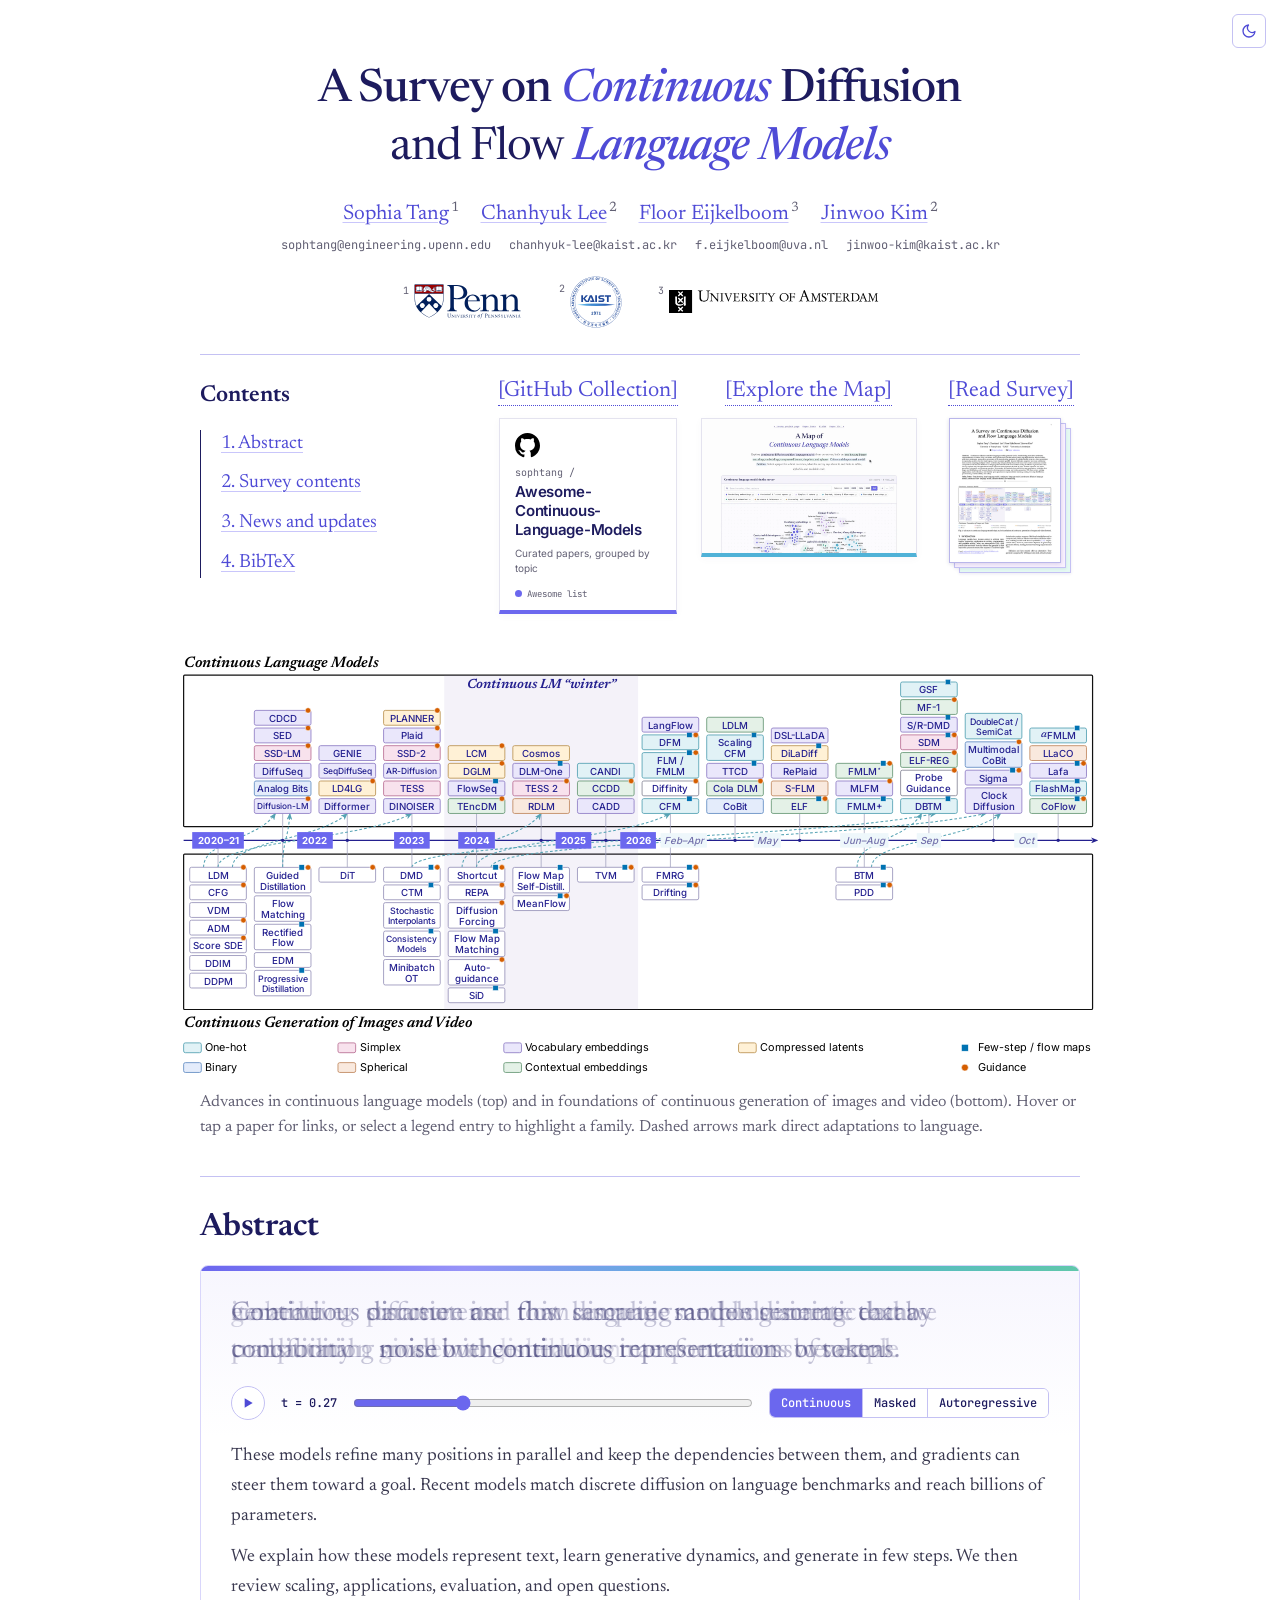
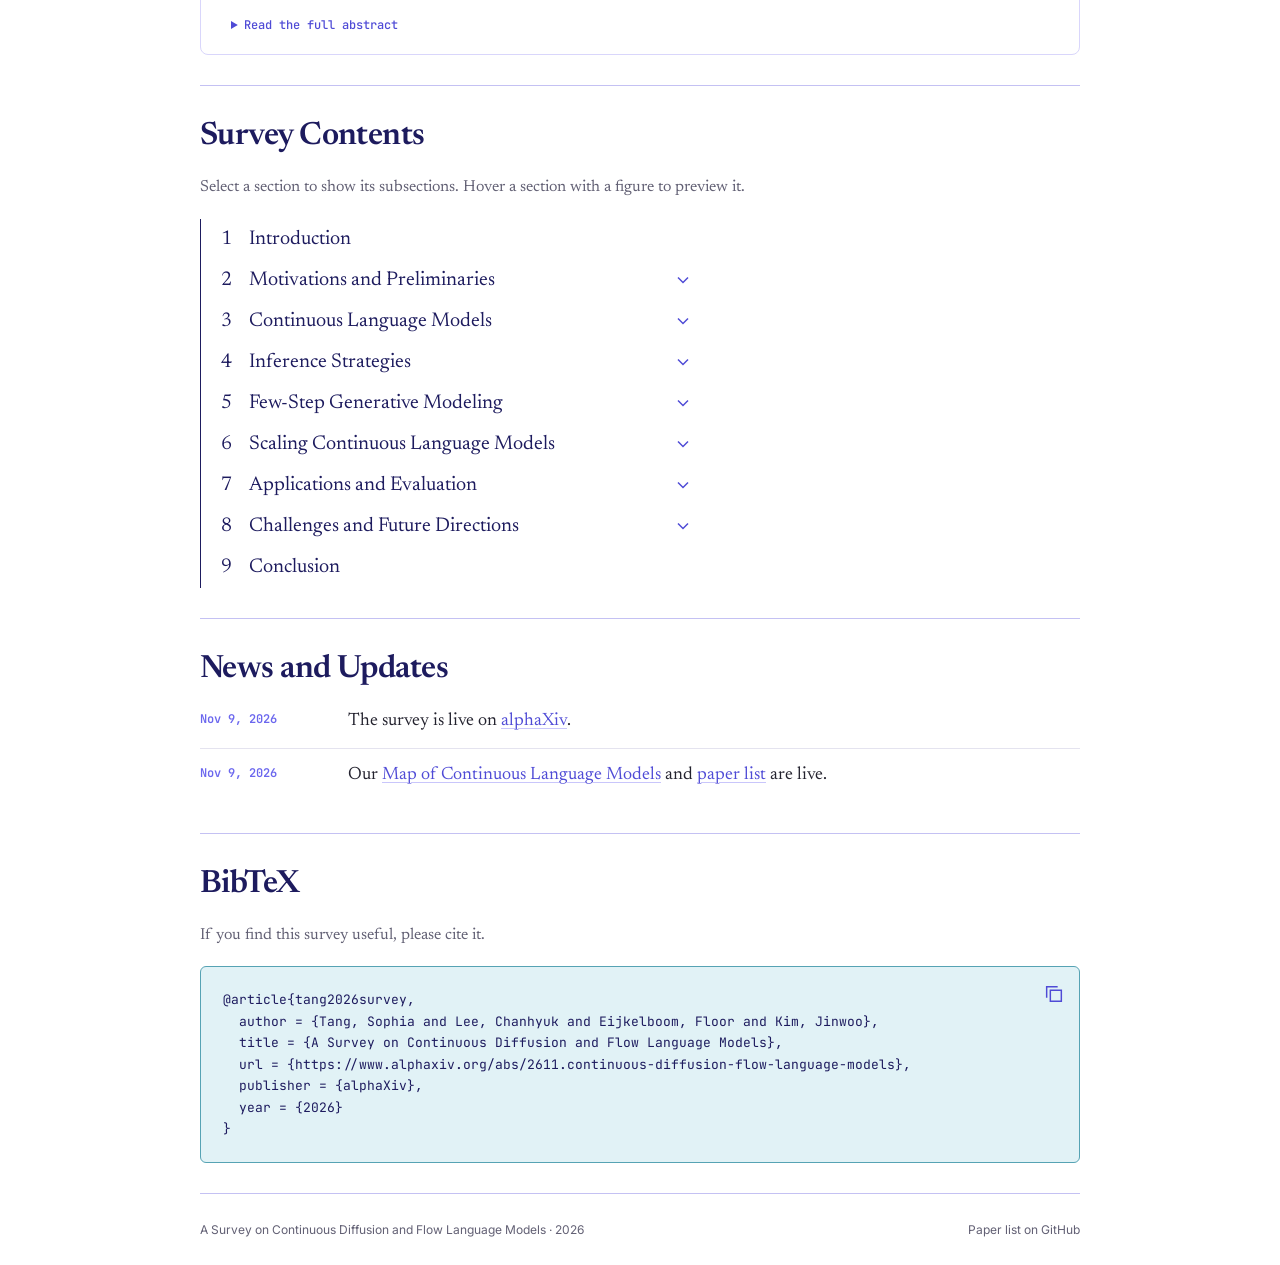
<file: index.html>
<!doctype html>
<html lang="en">
<head>
  <meta charset="utf-8">
  <meta name="viewport" content="width=device-width, initial-scale=1">
  <meta name="theme-color" content="#ffffff">
  <meta name="description" content="A survey on continuous diffusion and flow language models: how they represent text, learn generative dynamics, generate in few steps, scale, and where the field is heading.">
  <meta property="og:title" content="A Survey on Continuous Diffusion and Flow Language Models">
  <meta property="og:description" content="Continuous diffusion and flow language models: principles, few-step generation, scaling, applications, and open questions.">
  <meta property="og:image" content="https://continuous-lm.github.io/assets/social.png">
  <meta property="og:type" content="website">
  <meta property="og:url" content="https://continuous-lm.github.io/">
  <meta name="twitter:card" content="summary_large_image">
  <title>A Survey on Continuous Diffusion and Flow Language Models</title>
  <link rel="icon" type="image/svg+xml" href="assets/favicon.svg">
  <link rel="preconnect" href="https://fonts.googleapis.com">
  <link rel="preconnect" href="https://fonts.gstatic.com" crossorigin>
  <link rel="stylesheet" href="https://fonts.googleapis.com/css2?family=Newsreader:ital,opsz,wght@0,6..72,300..700;1,6..72,300..700&family=JetBrains+Mono:wght@400..700&display=swap">
  <link rel="preload" href="assets/fonts/inter-latin.woff2" as="font" type="font/woff2" crossorigin>
  <link rel="stylesheet" href="site.css">
  <script src="theme.js"></script>
  <script src="timeline.js" defer></script>
  <script src="abstract.js" defer></script>
  <script src="site.js" defer></script>
</head>
<body>
  <a class="skip-link" href="#main">Skip to content</a>
  <button id="theme-toggle" class="theme-toggle" type="button" aria-label="Toggle dark mode" title="Toggle dark mode"><svg class="icon-moon" viewBox="0 0 24 24" aria-hidden="true"><path d="M21 12.8A9 9 0 1 1 11.2 3a7 7 0 0 0 9.8 9.8z"/></svg><svg class="icon-sun" viewBox="0 0 24 24" aria-hidden="true"><circle cx="12" cy="12" r="4.2"/><path d="M12 2.5v2.2M12 19.3v2.2M2.5 12h2.2M19.3 12h2.2M5.3 5.3l1.6 1.6M17.1 17.1l1.6 1.6M5.3 18.7l1.6-1.6M17.1 6.9l1.6-1.6"/></svg></button>
  <nav id="contents" class="contents-nav" aria-label="Page contents" inert>
    <button class="contents-toggle" aria-expanded="false" aria-controls="contents-list"><svg viewBox="0 0 20 20" aria-hidden="true"><path d="M4 5h12M4 10h12M4 15h12"/></svg><span>Contents</span><span class="contents-current" aria-hidden="true">Overview</span></button>
    <p class="contents-heading">Contents</p>
    <ol id="contents-list" class="contents-list">
      <li><a href="#overview" aria-current="location"><span>Overview</span></a></li>
      <li><a href="#abstract"><span>1. Abstract</span></a></li>
      <li><a href="#survey-contents"><span>2. Survey Contents</span></a></li>
      <li><a href="#news"><span>3. News</span></a></li>
      <li><a href="#citation"><span>4. BibTeX</span></a></li>
    </ol>
  </nav>
  <main id="main">
    <section id="overview" class="hero wrap" aria-labelledby="hero-title">
      <div class="hero-heading">
        <h1 id="hero-title" class="paper-title"><span>A Survey on <em>Continuous</em> Diffusion</span> <span class="title-sub">and Flow <em>Language Models</em></span></h1>
        <div class="authors">
          <p class="author-row">
            <span><a href="https://sophtang.github.io/" target="_blank" rel="noopener">Sophia Tang</a><sup>1</sup></span>
            <span><a href="https://david3684.github.io/" target="_blank" rel="noopener">Chanhyuk Lee</a><sup>2</sup></span>
            <span><a href="https://flooreijkelboom.github.io/" target="_blank" rel="noopener">Floor Eijkelboom</a><sup>3</sup></span>
            <span><a href="https://jw9730.github.io/" target="_blank" rel="noopener">Jinwoo Kim</a><sup>2</sup></span>
          </p>
          <p class="author-emails">
            <a href="mailto:sophtang@engineering.upenn.edu">sophtang@engineering.upenn.edu</a>
            <a href="mailto:chanhyuk-lee@kaist.ac.kr">chanhyuk-lee@kaist.ac.kr</a>
            <a href="mailto:f.eijkelboom@uva.nl">f.eijkelboom@uva.nl</a>
            <a href="mailto:jinwoo-kim@kaist.ac.kr">jinwoo-kim@kaist.ac.kr</a>
          </p>
          <div class="affiliations" aria-label="Author affiliations">
            <a class="institution institution-penn" href="https://www.upenn.edu/" target="_blank" rel="noopener" title="1. University of Pennsylvania"><sup aria-hidden="true">1</sup><img src="assets/logos/penn.svg" alt="University of Pennsylvania" width="109" height="40"></a>
            <a class="institution institution-kaist" href="https://www.kaist.ac.kr/en/" target="_blank" rel="noopener" title="2. KAIST"><sup aria-hidden="true">2</sup><img src="assets/logos/kaist.svg" alt="KAIST" width="40" height="40"></a>
            <a class="institution institution-uva" href="https://www.uva.nl/en" target="_blank" rel="noopener" title="3. University of Amsterdam"><sup aria-hidden="true">3</sup><img src="assets/logos/uva.svg" alt="University of Amsterdam" width="220" height="24"></a>
          </div>
        </div>
      </div>

      <div class="project-directory">
        <nav class="project-contents" aria-labelledby="project-contents-title">
          <h2 id="project-contents-title">Contents</h2>
          <ol>
            <li><a href="#abstract">1. Abstract</a></li>
            <li><a href="#survey-contents">2. Survey contents</a></li>
            <li><a href="#news">3. News and updates</a></li>
            <li><a href="#citation">4. BibTeX</a></li>
          </ol>
        </nav>
        <div class="project-resources">
          <a class="resource-button resource-preview resource-list" href="https://github.com/sophtang/Awesome-Continuous-Language-Models" target="_blank" rel="noopener" aria-label="Paper collection on GitHub">
            <span class="resource-label">[GitHub Collection]</span>
            <span class="repository-preview" aria-hidden="true">
              <img src="assets/icons/github.svg" alt="" width="25" height="25">
              <span class="repository-owner">sophtang /</span>
              <strong>Awesome-Continuous-<br>Language-Models</strong>
              <span class="repository-caption">Curated papers, grouped by topic</span>
              <span class="repository-language"><i></i> Awesome list</span>
            </span>
          </a>
          <a class="resource-button resource-preview map-button" href="map/" aria-label="Interactive map of papers">
            <span class="resource-label">[Explore the Map]</span>
            <span class="map-preview" aria-hidden="true"><video src="assets/previews/paper-map.mp4" poster="assets/previews/paper-map-poster.webp" width="1920" height="1200" autoplay muted loop playsinline preload="metadata"></video></span>
          </a>
          <a class="resource-button paper-button resource-preview" href="https://www.alphaxiv.org/abs/2611.continuous-diffusion-flow-language-models" target="_blank" rel="noopener" aria-label="Survey paper on alphaXiv">
            <span class="resource-label">[Read Survey]</span>
            <span class="paper-preview paper-preview-alt" aria-hidden="true"><img src="assets/previews/paper-cover.png" alt="" width="680" height="880"></span>
          </a>
        </div>
      </div>

      <!-- timeline:start (generated by scripts/build_timeline.py from timeline_figure.tex; do not edit by hand) -->
      <figure class="hero-figure timeline-figure">
        <div class="tl-scroll" tabindex="0" aria-label="Timeline, scroll sideways on small screens"><svg class="tl" viewBox="0 0 968 444" role="group" aria-labelledby="tl-caption"><defs><marker id="tl-head" viewBox="0 0 10 8" refX="9" refY="4" markerUnits="userSpaceOnUse" markerWidth="7.8" markerHeight="6.2" orient="auto"><path d="M0,0 L10,4 L0,8 L2.6,4 Z"/></marker><marker id="tl-axis-head" viewBox="0 0 10 8" refX="2" refY="4" markerUnits="userSpaceOnUse" markerWidth="7.8" markerHeight="6.2" orient="auto"><path d="M0,0 L10,4 L0,8 L2.6,4 Z"/></marker></defs><rect class="tl-panel" x="3.8" y="20.2" width="956.40" height="159.40" rx="1.08"/><rect class="tl-panel" x="3.8" y="208.4" width="956.40" height="163.56" rx="1.08"/><rect class="tl-winter" x="278.0" y="20.2" width="204.00" height="351.76"/><text class="tl-winter-label" x="380.0" y="30.2">Continuous LM “winter”</text><text class="tl-heading" x="3.8" y="11.4">Continuous Language Models</text><text class="tl-heading" x="3.8" y="390.56">Continuous Generation of Images and Video</text><line class="tl-axis" x1="3.8" y1="194.0" x2="960.2" y2="194.0" marker-end="url(#tl-axis-head)"/><line class="tl-stem" x1="40.0" y1="194.0" x2="40.0" y2="222.4"/><line class="tl-stem" x1="108.0" y1="194.0" x2="108.0" y2="165.6"/><line class="tl-stem" x1="108.0" y1="194.0" x2="108.0" y2="222.4"/><line class="tl-stem" x1="176.0" y1="194.0" x2="176.0" y2="165.6"/><line class="tl-stem" x1="176.0" y1="194.0" x2="176.0" y2="222.4"/><line class="tl-stem" x1="244.0" y1="194.0" x2="244.0" y2="165.6"/><line class="tl-stem" x1="244.0" y1="194.0" x2="244.0" y2="222.4"/><line class="tl-stem" x1="312.0" y1="194.0" x2="312.0" y2="165.6"/><line class="tl-stem" x1="312.0" y1="194.0" x2="312.0" y2="222.4"/><line class="tl-stem" x1="380.0" y1="194.0" x2="380.0" y2="165.6"/><line class="tl-stem" x1="380.0" y1="194.0" x2="380.0" y2="222.4"/><line class="tl-stem" x1="448.0" y1="194.0" x2="448.0" y2="165.6"/><line class="tl-stem" x1="448.0" y1="194.0" x2="448.0" y2="222.4"/><line class="tl-stem" x1="516.0" y1="194.0" x2="516.0" y2="165.6"/><line class="tl-stem" x1="516.0" y1="194.0" x2="516.0" y2="222.4"/><line class="tl-stem" x1="584.0" y1="194.0" x2="584.0" y2="165.6"/><line class="tl-stem" x1="652.0" y1="194.0" x2="652.0" y2="165.6"/><line class="tl-stem" x1="720.0" y1="194.0" x2="720.0" y2="165.6"/><line class="tl-stem" x1="720.0" y1="194.0" x2="720.0" y2="222.4"/><line class="tl-stem" x1="788.0" y1="194.0" x2="788.0" y2="165.6"/><line class="tl-stem" x1="856.0" y1="194.0" x2="856.0" y2="165.6"/><line class="tl-stem" x1="924.0" y1="194.0" x2="924.0" y2="165.6"/><path class="tl-arrow" d="M24.8,222.4 C24.8,194.0 81.52,194.0 100.4,165.6" data-from="paper61" data-to="paper0" marker-end="url(#tl-head)"><title>DDPM → Diffusion-LM</title></path><path class="tl-arrow" d="M40.0,222.4 C40.0,194.0 193.0,194.0 244.0,165.6" data-from="paper65" data-to="paper14" marker-end="url(#tl-head)"><title>VDM → Plaid</title></path><path class="tl-arrow" d="M55.2,222.4 C55.2,194.0 145.8,194.0 176.0,165.6" data-from="paper67" data-to="paper7" marker-end="url(#tl-head)"><title>LDM → LD4LG</title></path><path class="tl-arrow" d="M108.0,222.4 C108.0,194.0 113.72,194.0 115.6,165.6" data-from="paper69" data-to="paper5" marker-end="url(#tl-head)"><title>EDM → CDCD</title></path><path class="tl-arrow" d="M296.8,222.4 C296.8,194.0 359.2,194.0 380.0,165.6" data-from="paper79" data-to="paper22" marker-end="url(#tl-head)"><title>SiD → DLM-One</title></path><path class="tl-arrow" d="M312.0,222.4 C312.0,194.0 465.0,194.0 516.0,165.6" data-from="paper81" data-to="paper29" marker-end="url(#tl-head)"><title>Flow Map Matching → FLM / FMLM</title></path><path class="tl-arrow" d="M327.2,222.4 C327.2,194.0 718.12,194.0 848.4,165.6" data-from="paper82" data-to="paper53" marker-end="url(#tl-head)"><title>Diffusion Forcing → Sigma</title></path><path class="tl-arrow" d="M712.4,222.4 C712.4,194.0 763.4,194.0 780.4,165.6" data-from="paper91" data-to="paper45" marker-end="url(#tl-head)"><title>BTM → DBTM</title></path><path class="tl-arrow" d="M244.0,222.4 C244.0,194.0 657.72,194.0 795.6,165.6" data-from="paper78" data-to="paper49" marker-end="url(#tl-head)"><title>DMD → S/R-DMD</title></path><path class="tl-arrow" d="M727.6,222.4 C727.6,194.0 829.6,194.0 863.6,165.6" data-from="paper90" data-to="paper53" marker-end="url(#tl-head)"><title>PDD → Sigma</title></path><circle class="tl-tick" cx="40.0" cy="194.0" r="1.80"/><circle class="tl-tick" cx="108.0" cy="194.0" r="1.80"/><circle class="tl-tick" cx="176.0" cy="194.0" r="1.80"/><circle class="tl-tick" cx="244.0" cy="194.0" r="1.80"/><circle class="tl-tick" cx="312.0" cy="194.0" r="1.80"/><circle class="tl-tick" cx="380.0" cy="194.0" r="1.80"/><circle class="tl-tick" cx="448.0" cy="194.0" r="1.80"/><circle class="tl-tick" cx="516.0" cy="194.0" r="1.80"/><circle class="tl-tick" cx="584.0" cy="194.0" r="1.80"/><circle class="tl-tick" cx="652.0" cy="194.0" r="1.80"/><circle class="tl-tick" cx="720.0" cy="194.0" r="1.80"/><circle class="tl-tick" cx="788.0" cy="194.0" r="1.80"/><circle class="tl-tick" cx="856.0" cy="194.0" r="1.80"/><circle class="tl-tick" cx="924.0" cy="194.0" r="1.80"/><g class="tl-year"><rect x="13.02" y="185.28" width="53.96" height="17.43"/><text x="40.0" y="194.0">2020–21</text></g><g class="tl-year"><rect x="124.17" y="185.28" width="35.65" height="17.43"/><text x="142.0" y="194.0">2022</text></g><g class="tl-year"><rect x="226.17" y="185.28" width="35.65" height="17.43"/><text x="244.0" y="194.0">2023</text></g><g class="tl-year"><rect x="294.17" y="185.28" width="35.65" height="17.43"/><text x="312.0" y="194.0">2024</text></g><g class="tl-year"><rect x="396.17" y="185.28" width="35.65" height="17.43"/><text x="414.0" y="194.0">2025</text></g><g class="tl-year"><rect x="464.17" y="185.28" width="35.65" height="17.43"/><text x="482.0" y="194.0">2026</text></g><g class="tl-month"><rect x="508.12" y="186.37" width="43.76" height="15.25"/><text x="530.0" y="194.0">Feb–Apr</text></g><g class="tl-month"><rect x="607.02" y="186.37" width="21.97" height="15.25"/><text x="618.0" y="194.0">May</text></g><g class="tl-month"><rect x="698.12" y="186.37" width="43.76" height="15.25"/><text x="720.0" y="194.0">Jun–Aug</text></g><g class="tl-month"><rect x="777.02" y="186.37" width="21.97" height="15.25"/><text x="788.0" y="194.0">Sep</text></g><g class="tl-month"><rect x="879.02" y="186.37" width="21.97" height="15.25"/><text x="890.0" y="194.0">Oct</text></g><a class="tl-card f-vocabulary has-guide" id="tl-paper0" data-name="Diffusion-LM" data-date="May 27, 2022" data-family="Vocabulary embeddings" data-title="Diffusion-lm improves controllable text generation" data-authors="Xiang Li et al." data-venue="NeurIPS" data-arxiv="2205.14217" data-code="https://github.com/XiangLi1999/Diffusion-LM" href="https://arxiv.org/abs/2205.14217" target="_blank" rel="noopener" aria-label="Diffusion-LM, May 27, 2022"><rect class="tl-box" x="78.20" y="150.08" width="59.60" height="15.60" rx="1.81"/><text class="tl-label"><tspan x="108.0" y="157.88">Diffusion-LM</tspan></text><circle class="tl-dot tl-dot-guide" cx="134.72" cy="150.08" r="2.84"/></a><a class="tl-card f-binary" id="tl-paper1" data-name="Analog Bits" data-date="Aug 8, 2022" data-family="Binary" data-title="Analog bits: Generating discrete data using diffusion models with self-conditioning" data-authors="Ting Chen et al." data-venue="ICLR" data-arxiv="2208.04202" data-code="https://github.com/google-research/pix2seq" href="https://arxiv.org/abs/2208.04202" target="_blank" rel="noopener" aria-label="Analog Bits, Aug 8, 2022"><rect class="tl-box" x="78.20" y="131.52" width="59.60" height="15.60" rx="1.81"/><text class="tl-label"><tspan x="108.0" y="139.32">Analog Bits</tspan></text></a><a class="tl-card f-vocabulary" id="tl-paper2" data-name="DiffuSeq" data-date="Oct 17, 2022" data-family="Vocabulary embeddings" data-title="Diffuseq: Sequence to sequence text generation with diffusion models" data-authors="Shansan Gong et al." data-venue="ICLR" data-arxiv="2210.08933" data-code="https://github.com/Shark-NLP/DiffuSeq" href="https://arxiv.org/abs/2210.08933" target="_blank" rel="noopener" aria-label="DiffuSeq, Oct 17, 2022"><rect class="tl-box" x="78.20" y="112.96" width="59.60" height="15.60" rx="1.81"/><text class="tl-label"><tspan x="108.0" y="120.76">DiffuSeq</tspan></text></a><a class="tl-card f-simplex has-guide" id="tl-paper3" data-name="SSD-LM" data-date="Oct 31, 2022" data-family="Simplex" data-title="Ssd-lm: Semi-autoregressive simplex-based diffusion language model for text generation and modular control" data-authors="Xiaochuang Han et al." data-venue="ACL" data-arxiv="2210.17432" data-code="https://github.com/xhan77/ssd-lm" href="https://arxiv.org/abs/2210.17432" target="_blank" rel="noopener" aria-label="SSD-LM, Oct 31, 2022"><rect class="tl-box" x="78.20" y="94.36" width="59.60" height="15.60" rx="1.81"/><text class="tl-label"><tspan x="108.0" y="102.16">SSD-LM</tspan></text><circle class="tl-dot tl-dot-guide" cx="134.72" cy="94.36" r="2.84"/></a><a class="tl-card f-vocabulary has-guide" id="tl-paper4" data-name="SED" data-date="Nov 8, 2022" data-family="Vocabulary embeddings" data-title="Self-conditioned embedding diffusion for text generation" data-authors="Robin Strudel et al." data-venue="arXiv" data-arxiv="2211.04236" href="https://arxiv.org/abs/2211.04236" target="_blank" rel="noopener" aria-label="SED, Nov 8, 2022"><rect class="tl-box" x="78.20" y="75.80" width="59.60" height="15.60" rx="1.81"/><text class="tl-label"><tspan x="108.0" y="83.60">SED</tspan></text><circle class="tl-dot tl-dot-guide" cx="134.72" cy="75.80" r="2.84"/></a><a class="tl-card f-vocabulary has-guide" id="tl-paper5" data-name="CDCD" data-date="Nov 28, 2022" data-family="Vocabulary embeddings" data-title="Continuous diffusion for categorical data" data-authors="Sander Dieleman et al." data-venue="arXiv" data-arxiv="2211.15089" href="https://arxiv.org/abs/2211.15089" target="_blank" rel="noopener" aria-label="CDCD, Nov 28, 2022"><rect class="tl-box" x="78.20" y="57.24" width="59.60" height="15.60" rx="1.81"/><text class="tl-label"><tspan x="108.0" y="65.04">CDCD</tspan></text><circle class="tl-dot tl-dot-guide" cx="134.72" cy="57.24" r="2.84"/></a><a class="tl-card f-vocabulary" id="tl-paper6" data-name="Difformer" data-date="Dec 19, 2022" data-family="Vocabulary embeddings" data-title="Empowering Diffusion Models on the Embedding Space for Text Generation" data-authors="Zhujin Gao et al." data-venue="NAACL" data-arxiv="2212.09412" data-code="https://github.com/zhjgao/difformer" href="https://arxiv.org/abs/2212.09412" target="_blank" rel="noopener" aria-label="Difformer, Dec 19, 2022"><rect class="tl-box" x="146.20" y="150.08" width="59.60" height="15.60" rx="1.81"/><text class="tl-label"><tspan x="176.0" y="157.88">Difformer</tspan></text></a><a class="tl-card f-compressed has-guide" id="tl-paper7" data-name="LD4LG" data-date="Dec 19, 2022" data-family="Compressed latents" data-title="Latent diffusion for language generation" data-authors="Justin Lovelace et al." data-venue="NeurIPS" data-arxiv="2212.09462" data-code="https://github.com/justinlovelace/latent-diffusion-for-language" href="https://arxiv.org/abs/2212.09462" target="_blank" rel="noopener" aria-label="LD4LG, Dec 19, 2022"><rect class="tl-box" x="146.20" y="131.52" width="59.60" height="15.60" rx="1.81"/><text class="tl-label"><tspan x="176.0" y="139.32">LD4LG</tspan></text><circle class="tl-dot tl-dot-guide" cx="202.72" cy="131.52" r="2.84"/></a><a class="tl-card f-vocabulary" id="tl-paper8" data-name="SeqDiffuSeq" data-date="Dec 20, 2022" data-family="Vocabulary embeddings" data-title="Seqdiffuseq: Text diffusion with encoder-decoder transformers" data-authors="Hongyi Yuan et al." data-venue="arXiv" data-arxiv="2212.10325" data-code="https://github.com/Yuanhy1997/SeqDiffuSeq" href="https://arxiv.org/abs/2212.10325" target="_blank" rel="noopener" aria-label="SeqDiffuSeq, Dec 20, 2022"><rect class="tl-box" x="146.20" y="112.96" width="59.60" height="15.60" rx="1.81"/><text class="tl-label"><tspan x="176.0" y="120.76">SeqDiffuSeq</tspan></text></a><a class="tl-card f-vocabulary" id="tl-paper9" data-name="GENIE" data-date="Dec 22, 2022" data-family="Vocabulary embeddings" data-title="Text generation with diffusion language models: A pre-training approach with continuous paragraph denoise" data-authors="Zhenghao Lin et al." data-venue="ICML" data-arxiv="2212.11685" data-code="https://github.com/microsoft/ProphetNet" href="https://arxiv.org/abs/2212.11685" target="_blank" rel="noopener" aria-label="GENIE, Dec 22, 2022"><rect class="tl-box" x="146.20" y="94.36" width="59.60" height="15.60" rx="1.81"/><text class="tl-label"><tspan x="176.0" y="102.16">GENIE</tspan></text></a><a class="tl-card f-vocabulary" id="tl-paper10" data-name="DINOISER" data-date="Feb 20, 2023" data-family="Vocabulary embeddings" data-title="DINOISER: Diffused Conditional Sequence Learning by Manipulating Noises" data-authors="Jiasheng Ye et al." data-venue="arXiv" data-arxiv="2302.10025" data-code="https://github.com/yegcjs/DINOISER" href="https://arxiv.org/abs/2302.10025" target="_blank" rel="noopener" aria-label="DINOISER, Feb 20, 2023"><rect class="tl-box" x="214.20" y="150.08" width="59.60" height="15.60" rx="1.81"/><text class="tl-label"><tspan x="244.0" y="157.88">DINOISER</tspan></text></a><a class="tl-card f-simplex" id="tl-paper11" data-name="TESS" data-date="May 15, 2023" data-family="Simplex" data-title="Tess: Text-to-text self-conditioned simplex diffusion" data-authors="Rabeeh Karimi Mahabadi et al." data-venue="EACL" data-arxiv="2305.08379" data-code="https://github.com/allenai/tess-diffusion" href="https://arxiv.org/abs/2305.08379" target="_blank" rel="noopener" aria-label="TESS, May 15, 2023"><rect class="tl-box" x="214.20" y="131.52" width="59.60" height="15.60" rx="1.81"/><text class="tl-label"><tspan x="244.0" y="139.32">TESS</tspan></text></a><a class="tl-card f-vocabulary" id="tl-paper12" data-name="AR-Diffusion" data-date="May 16, 2023" data-family="Vocabulary embeddings" data-title="AR-diffusion: Auto-regressive diffusion model for text generation" data-authors="Tong Wu et al." data-venue="NeurIPS" data-arxiv="2305.09515" data-code="https://github.com/microsoft/ProphetNet" href="https://arxiv.org/abs/2305.09515" target="_blank" rel="noopener" aria-label="AR-Diffusion, May 16, 2023"><rect class="tl-box" x="214.20" y="112.96" width="59.60" height="15.60" rx="1.81"/><text class="tl-label"><tspan x="244.0" y="120.76">AR-Diffusion</tspan></text></a><a class="tl-card f-simplex has-guide" id="tl-paper13" data-name="SSD-2" data-date="May 24, 2023" data-family="Simplex" data-title="David helps goliath: Inference-time collaboration between small specialized and large general diffusion lms" data-authors="Xiaochuang Han et al." data-venue="NAACL" data-arxiv="2305.14771" href="https://arxiv.org/abs/2305.14771" target="_blank" rel="noopener" aria-label="SSD-2, May 24, 2023"><rect class="tl-box" x="214.20" y="94.36" width="59.60" height="15.60" rx="1.81"/><text class="tl-label"><tspan x="244.0" y="102.16">SSD-2</tspan></text><circle class="tl-dot tl-dot-guide" cx="270.72" cy="94.36" r="2.84"/></a><a class="tl-card f-vocabulary has-guide" id="tl-paper14" data-name="Plaid" data-date="May 30, 2023" data-family="Vocabulary embeddings" data-title="Likelihood-Based Diffusion Language Models" data-authors="Ishaan Gulrajani and Tatsunori B Hashimoto" data-venue="NeurIPS" data-arxiv="2305.18619" data-code="https://github.com/igul222/plaid" href="https://arxiv.org/abs/2305.18619" target="_blank" rel="noopener" aria-label="Plaid, May 30, 2023"><rect class="tl-box" x="214.20" y="75.80" width="59.60" height="15.60" rx="1.81"/><text class="tl-label"><tspan x="244.0" y="83.60">Plaid</tspan></text><circle class="tl-dot tl-dot-guide" cx="270.72" cy="75.80" r="2.84"/></a><a class="tl-card f-compressed has-guide" id="tl-paper15" data-name="PLANNER" data-date="Jun 5, 2023" data-family="Compressed latents" data-title="Planner: Generating diversified paragraph via latent language diffusion model" data-authors="Yizhe Zhang et al." data-venue="NeurIPS" data-arxiv="2306.02531" data-code="https://github.com/apple-aiml-research/ml-planner" href="https://arxiv.org/abs/2306.02531" target="_blank" rel="noopener" aria-label="PLANNER, Jun 5, 2023"><rect class="tl-box" x="214.20" y="57.24" width="59.60" height="15.60" rx="1.81"/><text class="tl-label"><tspan x="244.0" y="65.04">PLANNER</tspan></text><circle class="tl-dot tl-dot-guide" cx="270.72" cy="57.24" r="2.84"/></a><a class="tl-card f-contextual has-guide" id="tl-paper16" data-name="TEncDM" data-date="Feb 29, 2024" data-family="Contextual embeddings" data-title="Tencdm: Understanding the properties of the diffusion model in the space of language model encodings" data-authors="Alexander Shabalin et al." data-venue="AAAI" data-arxiv="2402.19097" data-code="https://github.com/M0RJIQUE/tencdm" href="https://arxiv.org/abs/2402.19097" target="_blank" rel="noopener" aria-label="TEncDM, Feb 29, 2024"><rect class="tl-box" x="282.20" y="150.08" width="59.60" height="15.60" rx="1.81"/><text class="tl-label"><tspan x="312.0" y="157.88">TEncDM</tspan></text><circle class="tl-dot tl-dot-guide" cx="338.72" cy="150.08" r="2.84"/></a><a class="tl-card f-vocabulary has-few" id="tl-paper17" data-name="FlowSeq" data-date="Forthcoming" data-family="Vocabulary embeddings" data-title="Flow Matching for Conditional Text Generation in a Few Sampling Steps" data-authors="Vincent Tao Hu et al." data-venue="EACL" href="https://scholar.google.com/scholar?q=Flow+Matching+for+Conditional+Text+Generation+in+a+Few+Sampling+Steps" target="_blank" rel="noopener" aria-label="FlowSeq, Forthcoming"><rect class="tl-box" x="282.20" y="131.52" width="59.60" height="15.60" rx="1.81"/><text class="tl-label"><tspan x="312.0" y="139.32">FlowSeq</tspan></text><rect class="tl-dot tl-dot-few" x="329.16" y="128.68" width="5.68" height="5.68"/></a><a class="tl-card f-compressed has-guide" id="tl-paper18" data-name="DGLM" data-date="Aug 8, 2024" data-family="Compressed latents" data-title="Diffusion guided language modeling" data-authors="Justin Lovelace et al." data-venue="Findings of ACL" data-arxiv="2408.04220" data-code="https://github.com/justinlovelace/Diffusion-Guided-LM" href="https://arxiv.org/abs/2408.04220" target="_blank" rel="noopener" aria-label="DGLM, Aug 8, 2024"><rect class="tl-box" x="282.20" y="112.96" width="59.60" height="15.60" rx="1.81"/><text class="tl-label"><tspan x="312.0" y="120.76">DGLM</tspan></text><circle class="tl-dot tl-dot-guide" cx="338.72" cy="112.96" r="2.84"/></a><a class="tl-card f-compressed has-guide" id="tl-paper19" data-name="LCM" data-date="Dec 11, 2024" data-family="Compressed latents" data-title="Large Concept Models: Language Modeling in a Sentence Representation Space" data-authors="Loïc Barrault et al." data-venue="arXiv" data-arxiv="2412.08821" data-code="https://github.com/facebookresearch/large_concept_model" href="https://arxiv.org/abs/2412.08821" target="_blank" rel="noopener" aria-label="LCM, Dec 11, 2024"><rect class="tl-box" x="282.20" y="94.36" width="59.60" height="15.60" rx="1.81"/><text class="tl-label"><tspan x="312.0" y="102.16">LCM</tspan></text><circle class="tl-dot tl-dot-guide" cx="338.72" cy="94.36" r="2.84"/></a><a class="tl-card f-sphere" id="tl-paper20" data-name="RDLM" data-date="Feb 17, 2025" data-family="Spherical" data-title="Continuous Diffusion Model for Language Modeling" data-authors="Jaehyeong Jo and Sung Ju Hwang" data-venue="NeurIPS" data-arxiv="2502.11564" data-code="https://github.com/harryjo97/RDLM" href="https://arxiv.org/abs/2502.11564" target="_blank" rel="noopener" aria-label="RDLM, Feb 17, 2025"><rect class="tl-box" x="350.20" y="150.08" width="59.60" height="15.60" rx="1.81"/><text class="tl-label"><tspan x="380.0" y="157.88">RDLM</tspan></text></a><a class="tl-card f-simplex has-guide" id="tl-paper21" data-name="TESS 2" data-date="Feb 19, 2025" data-family="Simplex" data-title="TESS 2: A Large-Scale Generalist Diffusion Language Model" data-authors="Jaesung Tae et al." data-venue="ACL" data-arxiv="2502.13917" data-code="https://github.com/hamishivi/tess-2" href="https://arxiv.org/abs/2502.13917" target="_blank" rel="noopener" aria-label="TESS 2, Feb 19, 2025"><rect class="tl-box" x="350.20" y="131.52" width="59.60" height="15.60" rx="1.81"/><text class="tl-label"><tspan x="380.0" y="139.32">TESS 2</tspan></text><circle class="tl-dot tl-dot-guide" cx="406.72" cy="131.52" r="2.84"/></a><a class="tl-card f-vocabulary has-few" id="tl-paper22" data-name="DLM-One" data-date="May 30, 2025" data-family="Vocabulary embeddings" data-title="DLM-One: Diffusion Language Models for One-Step Sequence Generation" data-authors="Tianqi Chen et al." data-venue="arXiv" data-arxiv="2506.00290" href="https://arxiv.org/abs/2506.00290" target="_blank" rel="noopener" aria-label="DLM-One, May 30, 2025"><rect class="tl-box" x="350.20" y="112.96" width="59.60" height="15.60" rx="1.81"/><text class="tl-label"><tspan x="380.0" y="120.76">DLM-One</tspan></text><rect class="tl-dot tl-dot-few" x="397.16" y="110.12" width="5.68" height="5.68"/></a><a class="tl-card f-compressed" id="tl-paper23" data-name="Cosmos" data-date="Jun 26, 2025" data-family="Compressed latents" data-title="Cosmos: Compressed and smooth latent space for text diffusion modeling" data-authors="Viacheslav Meshchaninov et al." data-venue="NeurIPS" data-arxiv="2506.21170" data-code="https://github.com/MeshchaninovViacheslav/cosmos" href="https://arxiv.org/abs/2506.21170" target="_blank" rel="noopener" aria-label="Cosmos, Jun 26, 2025"><rect class="tl-box" x="350.20" y="94.36" width="59.60" height="15.60" rx="1.81"/><text class="tl-label"><tspan x="380.0" y="102.16">Cosmos</tspan></text></a><a class="tl-card f-vocabulary" id="tl-paper24" data-name="CADD" data-date="Oct 1, 2025" data-family="Vocabulary embeddings" data-title="Continuously Augmented Discrete Diffusion Model for Categorical Generative Modeling" data-authors="Huangjie Zheng et al." data-venue="ICLR" data-arxiv="2510.01329" data-code="https://github.com/apple-aiml-research/ml-cadd" href="https://arxiv.org/abs/2510.01329" target="_blank" rel="noopener" aria-label="CADD, Oct 1, 2025"><rect class="tl-box" x="418.20" y="150.08" width="59.60" height="15.60" rx="1.81"/><text class="tl-label"><tspan x="448.0" y="157.88">CADD</tspan></text></a><a class="tl-card f-contextual has-guide" id="tl-paper25" data-name="CCDD" data-date="Oct 3, 2025" data-family="Contextual embeddings" data-title="Coevolutionary Continuous Discrete Diffusion: Make Your Diffusion Language Model a Latent Reasoner" data-authors="Cai Zhou et al." data-venue="ICML" data-arxiv="2510.03206" data-code="https://github.com/zhouc20/CCDD" href="https://arxiv.org/abs/2510.03206" target="_blank" rel="noopener" aria-label="CCDD, Oct 3, 2025"><rect class="tl-box" x="418.20" y="131.52" width="59.60" height="15.60" rx="1.81"/><text class="tl-label"><tspan x="448.0" y="139.32">CCDD</tspan></text><circle class="tl-dot tl-dot-guide" cx="474.72" cy="131.52" r="2.84"/></a><a class="tl-card f-onehot" id="tl-paper26" data-name="CANDI" data-date="Oct 26, 2025" data-family="One-hot" data-title="CANDI: Hybrid Discrete-Continuous Diffusion Models" data-authors="Patrick Pynadath et al." data-venue="ICML" data-arxiv="2510.22510" href="https://arxiv.org/abs/2510.22510" target="_blank" rel="noopener" aria-label="CANDI, Oct 26, 2025"><rect class="tl-box" x="418.20" y="112.96" width="59.60" height="15.60" rx="1.81"/><text class="tl-label"><tspan x="448.0" y="120.76">CANDI</tspan></text></a><a class="tl-card f-onehot has-few" id="tl-paper27" data-name="CFM" data-date="Feb 12, 2026" data-family="One-hot" data-title="Categorical flow maps" data-authors="Daan Roos et al." data-venue="ICML" data-arxiv="2602.12233" data-code="https://github.com/olsdavis/semicat" href="https://arxiv.org/abs/2602.12233" target="_blank" rel="noopener" aria-label="CFM, Feb 12, 2026"><rect class="tl-box" x="486.20" y="150.08" width="59.60" height="15.60" rx="1.81"/><text class="tl-label"><tspan x="516.0" y="157.88">CFM</tspan></text><rect class="tl-dot tl-dot-few" x="533.16" y="147.24" width="5.68" height="5.68"/></a><a class="tl-card f-neutral has-guide" id="tl-paper28" data-name="Diffinity" data-date="Feb 12, 2026" data-family="Cross-cutting" data-title="Continuous Diffusion Models Can Obey Formal Syntax" data-authors="Jinwoo Kim et al." data-venue="ICML" data-arxiv="2602.12468" data-code="https://github.com/large-loris-models/Diffinity" href="https://arxiv.org/abs/2602.12468" target="_blank" rel="noopener" aria-label="Diffinity, Feb 12, 2026"><rect class="tl-box" x="486.20" y="131.52" width="59.60" height="15.60" rx="1.81"/><text class="tl-label"><tspan x="516.0" y="139.32">Diffinity</tspan></text><circle class="tl-dot tl-dot-guide" cx="542.72" cy="131.52" r="2.84"/></a><a class="tl-card f-onehot has-guide has-few" id="tl-paper29" data-name="FLM / FMLM" data-date="Feb 18, 2026" data-family="One-hot" data-title="Flow map language models: One-step language modeling via continuous denoising" data-authors="Chanhyuk Lee et al." data-venue="arXiv" data-arxiv="2602.16813" data-code="https://github.com/david3684/flm" href="https://arxiv.org/abs/2602.16813" target="_blank" rel="noopener" aria-label="FLM / FMLM, Feb 18, 2026"><rect class="tl-box" x="486.20" y="101.64" width="59.60" height="26.80" rx="1.81"/><text class="tl-label"><tspan x="516.0" y="109.28">FLM /</tspan><tspan x="516.0" y="120.80">FMLM</tspan></text><rect class="tl-dot tl-dot-few" x="533.16" y="98.80" width="5.68" height="5.68"/><circle class="tl-dot tl-dot-guide" cx="542.72" cy="101.64" r="2.84"/></a><a class="tl-card f-onehot has-guide has-few" id="tl-paper30" data-name="DFM" data-date="Apr 10, 2026" data-family="One-hot" data-title="Discrete flow maps" data-authors="Peter Potaptchik et al." data-venue="arXiv" data-arxiv="2604.09784" href="https://arxiv.org/abs/2604.09784" target="_blank" rel="noopener" aria-label="DFM, Apr 10, 2026"><rect class="tl-box" x="486.20" y="83.00" width="59.60" height="15.60" rx="1.81"/><text class="tl-label"><tspan x="516.0" y="90.80">DFM</tspan></text><rect class="tl-dot tl-dot-few" x="533.16" y="80.16" width="5.68" height="5.68"/><circle class="tl-dot tl-dot-guide" cx="542.72" cy="83.00" r="2.84"/></a><a class="tl-card f-vocabulary" id="tl-paper31" data-name="LangFlow" data-date="Apr 13, 2026" data-family="Vocabulary embeddings" data-title="LangFlow: Continuous Diffusion Rivals Discrete in Language Modeling" data-authors="Yuxin Chen et al." data-venue="arXiv" data-arxiv="2604.11748" data-code="https://github.com/nealchen2003/LangFlow" href="https://arxiv.org/abs/2604.11748" target="_blank" rel="noopener" aria-label="LangFlow, Apr 13, 2026"><rect class="tl-box" x="486.20" y="64.48" width="59.60" height="15.60" rx="1.81"/><text class="tl-label"><tspan x="516.0" y="72.28">LangFlow</tspan></text></a><a class="tl-card f-binary" id="tl-paper32" data-name="CoBit" data-date="May 7, 2026" data-family="Binary" data-title="CoBit: Language Modeling with Bitstream Diffusion" data-authors="Georgios Batzolis et al." data-venue="arXiv" data-arxiv="2605.07013" data-code="https://github.com/GBATZOLIS/BitstreamDiffusion" href="https://arxiv.org/abs/2605.07013" target="_blank" rel="noopener" aria-label="CoBit, May 7, 2026"><rect class="tl-box" x="554.20" y="150.08" width="59.60" height="15.60" rx="1.81"/><text class="tl-label"><tspan x="584.0" y="157.88">CoBit</tspan></text></a><a class="tl-card f-contextual has-guide" id="tl-paper33" data-name="Cola DLM" data-date="May 7, 2026" data-family="Contextual embeddings" data-title="Continuous latent diffusion language model" data-authors="Hongcan Guo et al." data-venue="arXiv" data-arxiv="2605.06548" data-code="https://github.com/ByteDance-Seed/Cola-DLM" href="https://arxiv.org/abs/2605.06548" target="_blank" rel="noopener" aria-label="Cola DLM, May 7, 2026"><rect class="tl-box" x="554.20" y="131.52" width="59.60" height="15.60" rx="1.81"/><text class="tl-label"><tspan x="584.0" y="139.32">Cola DLM</tspan></text><circle class="tl-dot tl-dot-guide" cx="610.72" cy="131.52" r="2.84"/></a><a class="tl-card f-vocabulary has-few" id="tl-paper34" data-name="TTCD" data-date="May 7, 2026" data-family="Vocabulary embeddings" data-title="Token Time Continuous Diffusion for Language Modeling" data-authors="Parikshit Bansal and Sujay Sanghavi" data-venue="arXiv" data-arxiv="2607.14106" href="https://arxiv.org/abs/2607.14106" target="_blank" rel="noopener" aria-label="TTCD, May 7, 2026"><rect class="tl-box" x="554.20" y="112.96" width="59.60" height="15.60" rx="1.81"/><text class="tl-label"><tspan x="584.0" y="120.76">TTCD</tspan></text><rect class="tl-dot tl-dot-few" x="601.16" y="110.12" width="5.68" height="5.68"/></a><a class="tl-card f-onehot has-few" id="tl-paper35" data-name="Scaling CFM" data-date="May 8, 2026" data-family="One-hot" data-title="Scaling Categorical Flow Maps" data-authors="Oscar Davis et al." data-venue="arXiv" data-arxiv="2605.07820" href="https://arxiv.org/abs/2605.07820" target="_blank" rel="noopener" aria-label="Scaling CFM, May 8, 2026"><rect class="tl-box" x="554.20" y="83.08" width="59.60" height="26.80" rx="1.81"/><text class="tl-label"><tspan x="584.0" y="90.72">Scaling</tspan><tspan x="584.0" y="102.24">CFM</tspan></text><rect class="tl-dot tl-dot-few" x="601.16" y="80.24" width="5.68" height="5.68"/></a><a class="tl-card f-contextual" id="tl-paper36" data-name="LDLM" data-date="May 8, 2026" data-family="Contextual embeddings" data-title="How to train your latent diffusion language model jointly with the latent space" data-authors="Viacheslav Meshchaninov et al." data-venue="arXiv" data-arxiv="2605.07933" href="https://arxiv.org/abs/2605.07933" target="_blank" rel="noopener" aria-label="LDLM, May 8, 2026"><rect class="tl-box" x="554.20" y="64.48" width="59.60" height="15.60" rx="1.81"/><text class="tl-label"><tspan x="584.0" y="72.28">LDLM</tspan></text></a><a class="tl-card f-contextual has-guide has-few" id="tl-paper37" data-name="ELF" data-date="May 11, 2026" data-family="Contextual embeddings" data-title="Elf: Embedded language flows" data-authors="Keya Hu et al." data-venue="arXiv" data-arxiv="2605.10938" data-code="https://github.com/lillian039/ELF" href="https://arxiv.org/abs/2605.10938" target="_blank" rel="noopener" aria-label="ELF, May 11, 2026"><rect class="tl-box" x="622.20" y="150.08" width="59.60" height="15.60" rx="1.81"/><text class="tl-label"><tspan x="652.0" y="157.88">ELF</tspan></text><rect class="tl-dot tl-dot-few" x="669.16" y="147.24" width="5.68" height="5.68"/><circle class="tl-dot tl-dot-guide" cx="678.72" cy="150.08" r="2.84"/></a><a class="tl-card f-sphere" id="tl-paper38" data-name="S-FLM" data-date="May 11, 2026" data-family="Spherical" data-title="Language modeling with hyperspherical flows" data-authors="Justin Deschenaux and Caglar Gulcehre" data-venue="arXiv" data-arxiv="2605.11125" data-code="https://github.com/jdeschena/s-flm" href="https://arxiv.org/abs/2605.11125" target="_blank" rel="noopener" aria-label="S-FLM, May 11, 2026"><rect class="tl-box" x="622.20" y="131.52" width="59.60" height="15.60" rx="1.81"/><text class="tl-label"><tspan x="652.0" y="139.32">S-FLM</tspan></text></a><a class="tl-card f-vocabulary" id="tl-paper39" data-name="RePlaid" data-date="May 18, 2026" data-family="Vocabulary embeddings" data-title="Continuous diffusion scales competitively with discrete diffusion for language" data-authors="Zhihan Yang et al." data-venue="NeurIPS" data-arxiv="2605.18530" href="https://arxiv.org/abs/2605.18530" target="_blank" rel="noopener" aria-label="RePlaid, May 18, 2026"><rect class="tl-box" x="622.20" y="112.96" width="59.60" height="15.60" rx="1.81"/><text class="tl-label"><tspan x="652.0" y="120.76">RePlaid</tspan></text></a><a class="tl-card f-compressed has-few" id="tl-paper40" data-name="DiLaDiff" data-date="May 22, 2026" data-family="Compressed latents" data-title="DiLaDiff: Distilled Latent-Augmented Diffusion for Language Modeling" data-authors="Jean-Marie Lemercier et al." data-venue="arXiv" data-arxiv="2605.23605" href="https://arxiv.org/abs/2605.23605" target="_blank" rel="noopener" aria-label="DiLaDiff, May 22, 2026"><rect class="tl-box" x="622.20" y="94.36" width="59.60" height="15.60" rx="1.81"/><text class="tl-label"><tspan x="652.0" y="102.16">DiLaDiff</tspan></text><rect class="tl-dot tl-dot-few" x="669.16" y="91.52" width="5.68" height="5.68"/></a><a class="tl-card f-vocabulary" id="tl-paper41" data-name="DSL-LLaDA" data-date="May 31, 2026" data-family="Vocabulary embeddings" data-title="DSL-LLaDA: Scaling Continuous Denoising to 8B Masked Diffusion LMs" data-authors="Longxuan Yu et al." data-venue="Findings of EMNLP" data-arxiv="2606.01024" href="https://arxiv.org/abs/2606.01024" target="_blank" rel="noopener" aria-label="DSL-LLaDA, May 31, 2026"><rect class="tl-box" x="622.20" y="75.80" width="59.60" height="15.60" rx="1.81"/><text class="tl-label"><tspan x="652.0" y="83.60">DSL-LLaDA</tspan></text></a><a class="tl-card f-onehot has-few" id="tl-paper42" data-name="FMLM+" data-date="Jun 23, 2026" data-family="One-hot" data-title="Posterior Refinement: Fast Language Generation via Any-Order Flow Maps" data-authors="Manan Agarwal et al." data-venue="arXiv" data-arxiv="2606.24773" data-code="https://github.com/MananAg007/posterior-refinement" href="https://arxiv.org/abs/2606.24773" target="_blank" rel="noopener" aria-label="FMLM+, Jun 23, 2026"><rect class="tl-box" x="690.20" y="150.08" width="59.60" height="15.60" rx="1.81"/><text class="tl-label"><tspan x="720.0" y="157.88">FMLM+</tspan></text><rect class="tl-dot tl-dot-few" x="737.16" y="147.24" width="5.68" height="5.68"/></a><a class="tl-card f-vocabulary has-guide" id="tl-paper43" data-name="MLFM" data-date="Jun 26, 2026" data-family="Vocabulary embeddings" data-title="Masked Language Flow Models" data-authors="Iskander Azangulov et al." data-venue="arXiv" data-arxiv="2606.27617" data-code="https://github.com/imbirik/mlfm" href="https://arxiv.org/abs/2606.27617" target="_blank" rel="noopener" aria-label="MLFM, Jun 26, 2026"><rect class="tl-box" x="690.20" y="131.52" width="59.60" height="15.60" rx="1.81"/><text class="tl-label"><tspan x="720.0" y="139.32">MLFM</tspan></text><circle class="tl-dot tl-dot-guide" cx="746.72" cy="131.52" r="2.84"/></a><a class="tl-card f-contextual has-guide has-few" id="tl-paper44" data-name="FMLM*" data-date="Jul 1, 2026" data-family="Contextual embeddings" data-title="Self-conditioned Flow Map Language Models via Fixed-point Flows" data-authors="Jaehoon Yoo et al." data-venue="arXiv" data-arxiv="2607.00714" data-code="https://github.com/Ugness/self-conditioned-fmlm" href="https://arxiv.org/abs/2607.00714" target="_blank" rel="noopener" aria-label="FMLM*, Jul 1, 2026"><rect class="tl-box" x="690.20" y="112.96" width="59.60" height="15.60" rx="1.81"/><text class="tl-label"><tspan x="720.0" y="120.76">FMLM<tspan class="tl-sup" dy="-3">⋆</tspan><tspan dy="3"></tspan></tspan></text><rect class="tl-dot tl-dot-few" x="737.16" y="110.12" width="5.68" height="5.68"/><circle class="tl-dot tl-dot-guide" cx="746.72" cy="112.96" r="2.84"/></a><a class="tl-card f-onehot has-few" id="tl-paper45" data-name="DBTM" data-date="Sep 14, 2026" data-family="One-hot" data-title="Discrete Beckmann Transport Models for One-Step Language Modeling and Reasoning" data-authors="Sophia Tang and Shiyi Wang" data-venue="arXiv" data-arxiv="2609.15903" data-code="https://github.com/sophtang/DBTM" href="https://arxiv.org/abs/2609.15903" target="_blank" rel="noopener" aria-label="DBTM, Sep 14, 2026"><rect class="tl-box" x="758.20" y="150.08" width="59.60" height="15.60" rx="1.81"/><text class="tl-label"><tspan x="788.0" y="157.88">DBTM</tspan></text><rect class="tl-dot tl-dot-few" x="805.16" y="147.24" width="5.68" height="5.68"/></a><a class="tl-card f-neutral has-guide" id="tl-paper46" data-name="Probe Guidance" data-date="Sep 16, 2026" data-family="Cross-cutting" data-title="How to Guide Your Language Flow" data-authors="Rohit Dilip et al." data-venue="arXiv" data-arxiv="2609.19356" href="https://arxiv.org/abs/2609.19356" target="_blank" rel="noopener" aria-label="Probe Guidance, Sep 16, 2026"><rect class="tl-box" x="758.20" y="120.20" width="59.60" height="26.80" rx="1.81"/><text class="tl-label"><tspan x="788.0" y="127.84">Probe</tspan><tspan x="788.0" y="139.36">Guidance</tspan></text><circle class="tl-dot tl-dot-guide" cx="814.72" cy="120.20" r="2.84"/></a><a class="tl-card f-contextual has-guide" id="tl-paper47" data-name="ELF-REG" data-date="Sep 24, 2026" data-family="Contextual embeddings" data-title="ELF-REG: Scaling Continuous Diffusion Language Models to Reasoning Tasks" data-authors="Zeyu Michael Li et al." data-venue="arXiv" data-arxiv="2609.29102" data-code="https://github.com/lizeyu090312/scaling_dLM" href="https://arxiv.org/abs/2609.29102" target="_blank" rel="noopener" aria-label="ELF-REG, Sep 24, 2026"><rect class="tl-box" x="758.20" y="101.60" width="59.60" height="15.60" rx="1.81"/><text class="tl-label"><tspan x="788.0" y="109.40">ELF-REG</tspan></text><circle class="tl-dot tl-dot-guide" cx="814.72" cy="101.60" r="2.84"/></a><a class="tl-card f-simplex has-guide has-few" id="tl-paper48" data-name="SDM" data-date="Sep 28, 2026" data-family="Simplex" data-title="Simplex Diffusion Models" data-authors="Justin Deschenaux et al." data-venue="arXiv" data-arxiv="2609.35553" href="https://arxiv.org/abs/2609.35553" target="_blank" rel="noopener" aria-label="SDM, Sep 28, 2026"><rect class="tl-box" x="758.20" y="83.00" width="59.60" height="15.60" rx="1.81"/><text class="tl-label"><tspan x="788.0" y="90.80">SDM</tspan></text><rect class="tl-dot tl-dot-few" x="805.16" y="80.16" width="5.68" height="5.68"/><circle class="tl-dot tl-dot-guide" cx="814.72" cy="83.00" r="2.84"/></a><a class="tl-card f-vocabulary has-few" id="tl-paper49" data-name="S/R-DMD" data-date="Sep 30, 2026" data-family="Vocabulary embeddings" data-title="Distribution Matching Distillation for Continuous Diffusion Language Models" data-authors="Paul Le Van Kiem et al." data-venue="arXiv" data-arxiv="2609.40235" href="https://arxiv.org/abs/2609.40235" target="_blank" rel="noopener" aria-label="S/R-DMD, Sep 30, 2026"><rect class="tl-box" x="758.20" y="64.48" width="59.60" height="15.60" rx="1.81"/><text class="tl-label"><tspan x="788.0" y="72.28">S/R-DMD</tspan></text><rect class="tl-dot tl-dot-few" x="805.16" y="61.64" width="5.68" height="5.68"/></a><a class="tl-card f-contextual has-guide" id="tl-paper50" data-name="MF-1" data-date="Sep 30, 2026" data-family="Contextual embeddings" data-title="Multimodal Flow: Unified Flow Modeling of Language and Vision in Embedding Spaces" data-authors="Hongyuan Tao et al." data-venue="arXiv" data-arxiv="2609.40362" data-code="https://github.com/hustvl/Multimodal-Flow" href="https://arxiv.org/abs/2609.40362" target="_blank" rel="noopener" aria-label="MF-1, Sep 30, 2026"><rect class="tl-box" x="758.20" y="45.88" width="59.60" height="15.60" rx="1.81"/><text class="tl-label"><tspan x="788.0" y="53.68">MF-1</tspan></text><circle class="tl-dot tl-dot-guide" cx="814.72" cy="45.88" r="2.84"/></a><a class="tl-card f-onehot has-few" id="tl-paper51" data-name="GSF" data-date="Sep 30, 2026" data-family="One-hot" data-title="Gumbel Straight Flow: Distilling Autoregressive Models into One-step Flow Maps" data-authors="Yeongmin Kim et al." data-venue="arXiv" data-arxiv="2610.00497" href="https://arxiv.org/abs/2610.00497" target="_blank" rel="noopener" aria-label="GSF, Sep 30, 2026"><rect class="tl-box" x="758.20" y="27.36" width="59.60" height="15.60" rx="1.81"/><text class="tl-label"><tspan x="788.0" y="35.16">GSF</tspan></text><rect class="tl-dot tl-dot-few" x="805.16" y="24.52" width="5.68" height="5.68"/></a><a class="tl-card f-vocabulary" id="tl-paper52" data-name="Clock Diffusion" data-date="Oct 1, 2026" data-family="Vocabulary embeddings" data-title="Clock Diffusion: Efficient Semi-Autoregressive Continuous Diffusion Language Models" data-authors="Yair Schiff et al." data-venue="arXiv" data-arxiv="2610.00894" href="https://arxiv.org/abs/2610.00894" target="_blank" rel="noopener" aria-label="Clock Diffusion, Oct 1, 2026"><rect class="tl-box" x="826.20" y="138.76" width="59.60" height="26.80" rx="1.81"/><text class="tl-label"><tspan x="856.0" y="146.40">Clock</tspan><tspan x="856.0" y="157.92">Diffusion</tspan></text></a><a class="tl-card f-vocabulary has-guide has-few" id="tl-paper53" data-name="Sigma" data-date="Oct 2, 2026" data-family="Vocabulary embeddings" data-title="Large Language Continuous Diffusion Models" data-authors="Zhihan Yang et al." data-venue="arXiv" data-arxiv="2610.02665" href="https://arxiv.org/abs/2610.02665" target="_blank" rel="noopener" aria-label="Sigma, Oct 2, 2026"><rect class="tl-box" x="826.20" y="120.16" width="59.60" height="15.60" rx="1.81"/><text class="tl-label"><tspan x="856.0" y="127.96">Sigma</tspan></text><rect class="tl-dot tl-dot-few" x="873.16" y="117.32" width="5.68" height="5.68"/><circle class="tl-dot tl-dot-guide" cx="882.72" cy="120.16" r="2.84"/></a><a class="tl-card f-binary has-guide" id="tl-paper54" data-name="Multimodal CoBit" data-date="Oct 9, 2026" data-family="Binary" data-title="Multimodal Co-Generation With Continuous Bitstream Diffusion" data-authors="Georgios Batzolis et al." data-venue="arXiv" data-arxiv="2610.14349" data-code="https://github.com/GBATZOLIS/BitstreamDiffusion" href="https://arxiv.org/abs/2610.14349" target="_blank" rel="noopener" aria-label="Multimodal CoBit, Oct 9, 2026"><rect class="tl-box" x="826.20" y="90.32" width="59.60" height="26.80" rx="1.81"/><text class="tl-label"><tspan x="856.0" y="97.96">Multimodal</tspan><tspan x="856.0" y="109.48">CoBit</tspan></text><circle class="tl-dot tl-dot-guide" cx="882.72" cy="90.32" r="2.84"/></a><a class="tl-card f-onehot" id="tl-paper55" data-name="DoubleCat / SemiCat" data-date="Oct 9, 2026" data-family="One-hot" data-title="On the Design Space of Continuous Diffusion Language Models" data-authors="Oscar Davis et al." data-venue="arXiv" data-arxiv="2610.13834" href="https://arxiv.org/abs/2610.13834" target="_blank" rel="noopener" aria-label="DoubleCat / SemiCat, Oct 9, 2026"><rect class="tl-box" x="826.20" y="60.36" width="59.60" height="26.80" rx="1.81"/><text class="tl-label"><tspan x="856.0" y="68.00">DoubleCat /</tspan><tspan x="856.0" y="79.52">SemiCat</tspan></text></a><a class="tl-card f-contextual has-guide has-few" id="tl-paper56" data-name="CoFlow" data-date="Oct 2026" data-family="Contextual embeddings" data-title="Latent Space Co-training for Few-Step Text Generation" data-authors="Maksim Semenov et al." data-venue="NeurIPS Workshop" href="https://scholar.google.com/scholar?q=Latent+Space+Co-training+for+Few-Step+Text+Generation" target="_blank" rel="noopener" aria-label="CoFlow, Oct 2026"><rect class="tl-box" x="894.20" y="150.08" width="59.60" height="15.60" rx="1.81"/><text class="tl-label"><tspan x="924.0" y="157.88">CoFlow</tspan></text><rect class="tl-dot tl-dot-few" x="941.16" y="147.24" width="5.68" height="5.68"/><circle class="tl-dot tl-dot-guide" cx="950.72" cy="150.08" r="2.84"/></a><a class="tl-card f-onehot has-few" id="tl-paper57" data-name="FlashMap" data-date="Oct 17, 2026" data-family="One-hot" data-title="FlashMap: Flow Map Speculative Decoding" data-authors="Jeff Shen et al." data-venue="arXiv" data-arxiv="2610.24365" data-code="https://github.com/al-jshen/flashmap" href="https://arxiv.org/abs/2610.24365" target="_blank" rel="noopener" aria-label="FlashMap, Oct 17, 2026"><rect class="tl-box" x="894.20" y="131.52" width="59.60" height="15.60" rx="1.81"/><text class="tl-label"><tspan x="924.0" y="139.32">FlashMap</tspan></text><rect class="tl-dot tl-dot-few" x="941.16" y="128.68" width="5.68" height="5.68"/></a><a class="tl-card f-vocabulary has-guide has-few" id="tl-paper58" data-name="Lafa" data-date="Oct 20, 2026" data-family="Vocabulary embeddings" data-title="Large Flow Language Models" data-authors="Arnav Chavan et al." data-venue="arXiv" data-arxiv="2610.28559" data-code="https://github.com/lafa-gh/large-flow-lms" href="https://arxiv.org/abs/2610.28559" target="_blank" rel="noopener" aria-label="Lafa, Oct 20, 2026"><rect class="tl-box" x="894.20" y="112.96" width="59.60" height="15.60" rx="1.81"/><text class="tl-label"><tspan x="924.0" y="120.76">Lafa</tspan></text><rect class="tl-dot tl-dot-few" x="941.16" y="110.12" width="5.68" height="5.68"/><circle class="tl-dot tl-dot-guide" cx="950.72" cy="112.96" r="2.84"/></a><a class="tl-card f-sphere" id="tl-paper59" data-name="LLaCO" data-date="Oct 23, 2026" data-family="Spherical" data-title="LLaCO: Continuous Diffusion for Large Language Models with Competition-Aware Semantic Scheduling" data-authors="Zijian Jia et al." data-venue="arXiv" data-arxiv="2610.32604" data-code="https://github.com/WhenGIX/LLaCO" href="https://arxiv.org/abs/2610.32604" target="_blank" rel="noopener" aria-label="LLaCO, Oct 23, 2026"><rect class="tl-box" x="894.20" y="94.36" width="59.60" height="15.60" rx="1.81"/><text class="tl-label"><tspan x="924.0" y="102.16">LLaCO</tspan></text></a><a class="tl-card f-onehot has-few" id="tl-paper60" data-name="aFMLM" data-date="Oct 30, 2026" data-family="One-hot" data-title="Asynchronous Flow Map Language Models" data-authors="Chanhyuk Lee et al." data-venue="arXiv" data-arxiv="2610.42018" data-code="https://github.com/david3684/async-fmlm" href="https://arxiv.org/abs/2610.42018" target="_blank" rel="noopener" aria-label="aFMLM, Oct 30, 2026"><rect class="tl-box" x="894.20" y="75.80" width="59.60" height="15.60" rx="1.81"/><text class="tl-label"><tspan x="924.0" y="83.60"><tspan class="tl-math">a</tspan>FMLM</tspan></text><rect class="tl-dot tl-dot-few" x="941.16" y="72.96" width="5.68" height="5.68"/></a><a class="tl-card f-foundation" id="tl-paper61" data-name="DDPM" data-date="Jun 19, 2020" data-family="Images and video" data-title="Denoising Diffusion Probabilistic Models" data-authors="Jonathan Ho et al." data-venue="NeurIPS" data-arxiv="2006.11239" data-code="https://github.com/hojonathanho/diffusion" href="https://arxiv.org/abs/2006.11239" target="_blank" rel="noopener" aria-label="DDPM, Jun 19, 2020"><rect class="tl-box" x="10.20" y="333.72" width="59.60" height="15.60" rx="1.81"/><text class="tl-label"><tspan x="40.0" y="341.52">DDPM</tspan></text></a><a class="tl-card f-foundation" id="tl-paper62" data-name="DDIM" data-date="Oct 6, 2020" data-family="Images and video" data-title="Denoising Diffusion Implicit Models" data-authors="Jiaming Song et al." data-venue="ICLR" data-arxiv="2010.02502" data-code="https://github.com/ermongroup/ddim" href="https://arxiv.org/abs/2010.02502" target="_blank" rel="noopener" aria-label="DDIM, Oct 6, 2020"><rect class="tl-box" x="10.20" y="315.16" width="59.60" height="15.60" rx="1.81"/><text class="tl-label"><tspan x="40.0" y="322.96">DDIM</tspan></text></a><a class="tl-card f-foundation has-guide" id="tl-paper63" data-name="Score SDE" data-date="Nov 26, 2020" data-family="Images and video" data-title="Score-Based Generative Modeling through Stochastic Differential Equations" data-authors="Yang Song et al." data-venue="ICLR" data-arxiv="2011.13456" data-code="https://github.com/yang-song/score_sde" href="https://arxiv.org/abs/2011.13456" target="_blank" rel="noopener" aria-label="Score SDE, Nov 26, 2020"><rect class="tl-box" x="10.20" y="296.60" width="59.60" height="15.60" rx="1.81"/><text class="tl-label"><tspan x="40.0" y="304.40">Score SDE</tspan></text><circle class="tl-dot tl-dot-guide" cx="66.72" cy="296.60" r="2.84"/></a><a class="tl-card f-foundation has-guide" id="tl-paper64" data-name="ADM" data-date="May 11, 2021" data-family="Images and video" data-title="Diffusion Models Beat GANs on Image Synthesis" data-authors="Prafulla Dhariwal and Alex Nichol" data-venue="NeurIPS" data-arxiv="2105.05233" data-code="https://github.com/openai/guided-diffusion" href="https://arxiv.org/abs/2105.05233" target="_blank" rel="noopener" aria-label="ADM, May 11, 2021"><rect class="tl-box" x="10.20" y="278.00" width="59.60" height="15.60" rx="1.81"/><text class="tl-label"><tspan x="40.0" y="285.80">ADM</tspan></text><circle class="tl-dot tl-dot-guide" cx="66.72" cy="278.00" r="2.84"/></a><a class="tl-card f-foundation" id="tl-paper65" data-name="VDM" data-date="Jul 1, 2021" data-family="Images and video" data-title="Variational Diffusion Models" data-authors="Diederik P. Kingma et al." data-venue="NeurIPS" data-arxiv="2107.00630" data-code="https://github.com/google-research/vdm" href="https://arxiv.org/abs/2107.00630" target="_blank" rel="noopener" aria-label="VDM, Jul 1, 2021"><rect class="tl-box" x="10.20" y="259.48" width="59.60" height="15.60" rx="1.81"/><text class="tl-label"><tspan x="40.0" y="267.28">VDM</tspan></text></a><a class="tl-card f-foundation has-guide" id="tl-paper66" data-name="CFG" data-date="2021" data-family="Images and video" data-title="Classifier-free diffusion guidance" data-authors="Jonathan Ho and Tim Salimans" data-venue="arXiv" data-arxiv="2207.12598" href="https://arxiv.org/abs/2207.12598" target="_blank" rel="noopener" aria-label="CFG, 2021"><rect class="tl-box" x="10.20" y="240.88" width="59.60" height="15.60" rx="1.81"/><text class="tl-label"><tspan x="40.0" y="248.68">CFG</tspan></text><circle class="tl-dot tl-dot-guide" cx="66.72" cy="240.88" r="2.84"/></a><a class="tl-card f-foundation has-guide" id="tl-paper67" data-name="LDM" data-date="Dec 20, 2021" data-family="Images and video" data-title="High-Resolution Image Synthesis with Latent Diffusion Models" data-authors="Robin Rombach et al." data-venue="CVPR" data-arxiv="2112.10752" data-code="https://github.com/CompVis/latent-diffusion" href="https://arxiv.org/abs/2112.10752" target="_blank" rel="noopener" aria-label="LDM, Dec 20, 2021"><rect class="tl-box" x="10.20" y="222.32" width="59.60" height="15.60" rx="1.81"/><text class="tl-label"><tspan x="40.0" y="230.12">LDM</tspan></text><circle class="tl-dot tl-dot-guide" cx="66.72" cy="222.32" r="2.84"/></a><a class="tl-card f-foundation has-few" id="tl-paper68" data-name="Progressive Distillation" data-date="Feb 1, 2022" data-family="Images and video" data-title="Progressive distillation for fast sampling of diffusion models" data-authors="Tim Salimans and Jonathan Ho" data-venue="ICLR" data-arxiv="2202.00512" data-code="https://github.com/google-research/google-research/tree/master/diffusion_distillation" href="https://arxiv.org/abs/2202.00512" target="_blank" rel="noopener" aria-label="Progressive Distillation, Feb 1, 2022"><rect class="tl-box" x="78.20" y="330.76" width="59.60" height="26.80" rx="1.81"/><text class="tl-label"><tspan x="108.0" y="338.40">Progressive</tspan><tspan x="108.0" y="349.92">Distillation</tspan></text><rect class="tl-dot tl-dot-few" x="125.16" y="327.92" width="5.68" height="5.68"/></a><a class="tl-card f-foundation" id="tl-paper69" data-name="EDM" data-date="Jun 1, 2022" data-family="Images and video" data-title="Elucidating the Design Space of Diffusion-Based Generative Models" data-authors="Tero Karras et al." data-venue="NeurIPS" data-arxiv="2206.00364" data-code="https://github.com/NVlabs/edm" href="https://arxiv.org/abs/2206.00364" target="_blank" rel="noopener" aria-label="EDM, Jun 1, 2022"><rect class="tl-box" x="78.20" y="312.08" width="59.60" height="15.60" rx="1.81"/><text class="tl-label"><tspan x="108.0" y="319.88">EDM</tspan></text></a><a class="tl-card f-foundation has-few" id="tl-paper70" data-name="Rectified Flow" data-date="Sep 7, 2022" data-family="Images and video" data-title="Flow Straight and Fast: Learning to Generate and Transfer Data with Rectified Flow" data-authors="Xingchao Liu et al." data-venue="ICLR" data-arxiv="2209.03003" data-code="https://github.com/gnobitab/RectifiedFlow" href="https://arxiv.org/abs/2209.03003" target="_blank" rel="noopener" aria-label="Rectified Flow, Sep 7, 2022"><rect class="tl-box" x="78.20" y="282.28" width="59.60" height="26.80" rx="1.81"/><text class="tl-label"><tspan x="108.0" y="289.92">Rectified</tspan><tspan x="108.0" y="301.44">Flow</tspan></text><rect class="tl-dot tl-dot-few" x="125.16" y="279.44" width="5.68" height="5.68"/></a><a class="tl-card f-foundation" id="tl-paper71" data-name="Flow Matching" data-date="Oct 6, 2022" data-family="Images and video" data-title="Flow Matching for Generative Modeling" data-authors="Yaron Lipman et al." data-venue="ICLR" data-arxiv="2210.02747" data-code="https://github.com/facebookresearch/flow_matching" href="https://arxiv.org/abs/2210.02747" target="_blank" rel="noopener" aria-label="Flow Matching, Oct 6, 2022"><rect class="tl-box" x="78.20" y="252.36" width="59.60" height="26.80" rx="1.81"/><text class="tl-label"><tspan x="108.0" y="260.00">Flow</tspan><tspan x="108.0" y="271.52">Matching</tspan></text></a><a class="tl-card f-foundation has-guide has-few" id="tl-paper72" data-name="Guided Distillation" data-date="Oct 6, 2022" data-family="Images and video" data-title="On Distillation of Guided Diffusion Models" data-authors="Chenlin Meng et al." data-venue="CVPR" data-arxiv="2210.03142" href="https://arxiv.org/abs/2210.03142" target="_blank" rel="noopener" aria-label="Guided Distillation, Oct 6, 2022"><rect class="tl-box" x="78.20" y="222.44" width="59.60" height="26.80" rx="1.81"/><text class="tl-label"><tspan x="108.0" y="230.08">Guided</tspan><tspan x="108.0" y="241.60">Distillation</tspan></text><rect class="tl-dot tl-dot-few" x="125.16" y="219.60" width="5.68" height="5.68"/><circle class="tl-dot tl-dot-guide" cx="134.72" cy="222.44" r="2.84"/></a><a class="tl-card f-foundation has-guide" id="tl-paper73" data-name="DiT" data-date="Dec 19, 2022" data-family="Images and video" data-title="Scalable diffusion models with transformers" data-authors="William Peebles and Saining Xie" data-venue="ICCV" data-arxiv="2212.09748" data-code="https://github.com/facebookresearch/DiT" href="https://arxiv.org/abs/2212.09748" target="_blank" rel="noopener" aria-label="DiT, Dec 19, 2022"><rect class="tl-box" x="146.20" y="222.32" width="59.60" height="15.60" rx="1.81"/><text class="tl-label"><tspan x="176.0" y="230.12">DiT</tspan></text><circle class="tl-dot tl-dot-guide" cx="202.72" cy="222.32" r="2.84"/></a><a class="tl-card f-foundation" id="tl-paper74" data-name="Minibatch OT" data-date="Feb 1, 2023" data-family="Images and video" data-title="Improving and Generalizing Flow-Based Generative Models with Minibatch Optimal Transport" data-authors="Alexander Tong et al." data-venue="TMLR" data-arxiv="2302.00482" data-code="https://github.com/atong01/conditional-flow-matching" href="https://arxiv.org/abs/2302.00482" target="_blank" rel="noopener" aria-label="Minibatch OT, Feb 1, 2023"><rect class="tl-box" x="214.20" y="319.36" width="59.60" height="26.80" rx="1.81"/><text class="tl-label"><tspan x="244.0" y="327.00">Minibatch</tspan><tspan x="244.0" y="338.52">OT</tspan></text></a><a class="tl-card f-foundation has-few" id="tl-paper75" data-name="Consistency Models" data-date="Mar 2, 2023" data-family="Images and video" data-title="Consistency Models" data-authors="Yang Song et al." data-venue="ICML" data-arxiv="2303.01469" data-code="https://github.com/openai/consistency_models" href="https://arxiv.org/abs/2303.01469" target="_blank" rel="noopener" aria-label="Consistency Models, Mar 2, 2023"><rect class="tl-box" x="214.20" y="289.44" width="59.60" height="26.80" rx="1.81"/><text class="tl-label"><tspan x="244.0" y="297.08">Consistency</tspan><tspan x="244.0" y="308.60">Models</tspan></text><rect class="tl-dot tl-dot-few" x="261.16" y="286.60" width="5.68" height="5.68"/></a><a class="tl-card f-foundation" id="tl-paper76" data-name="Stochastic Interpolants" data-date="Mar 15, 2023" data-family="Images and video" data-title="Stochastic Interpolants: A Unifying Framework for Flows and Diffusions" data-authors="Michael S Albergo et al." data-venue="arXiv" data-arxiv="2303.08797" href="https://arxiv.org/abs/2303.08797" target="_blank" rel="noopener" aria-label="Stochastic Interpolants, Mar 15, 2023"><rect class="tl-box" x="214.20" y="259.52" width="59.60" height="26.80" rx="1.81"/><text class="tl-label"><tspan x="244.0" y="267.16">Stochastic</tspan><tspan x="244.0" y="278.68">Interpolants</tspan></text></a><a class="tl-card f-foundation has-few" id="tl-paper77" data-name="CTM" data-date="Oct 1, 2023" data-family="Images and video" data-title="Consistency Trajectory Models: Learning Probability Flow ODE Trajectory of Diffusion" data-authors="Dongjun Kim et al." data-venue="ICLR" data-arxiv="2310.02279" data-code="https://github.com/sony/ctm" href="https://arxiv.org/abs/2310.02279" target="_blank" rel="noopener" aria-label="CTM, Oct 1, 2023"><rect class="tl-box" x="214.20" y="240.88" width="59.60" height="15.60" rx="1.81"/><text class="tl-label"><tspan x="244.0" y="248.68">CTM</tspan></text><rect class="tl-dot tl-dot-few" x="261.16" y="238.04" width="5.68" height="5.68"/></a><a class="tl-card f-foundation has-guide has-few" id="tl-paper78" data-name="DMD" data-date="Nov 30, 2023" data-family="Images and video" data-title="One-Step Diffusion with Distribution Matching Distillation" data-authors="Tianwei Yin et al." data-venue="CVPR" data-arxiv="2311.18828" href="https://arxiv.org/abs/2311.18828" target="_blank" rel="noopener" aria-label="DMD, Nov 30, 2023"><rect class="tl-box" x="214.20" y="222.32" width="59.60" height="15.60" rx="1.81"/><text class="tl-label"><tspan x="244.0" y="230.12">DMD</tspan></text><rect class="tl-dot tl-dot-few" x="261.16" y="219.48" width="5.68" height="5.68"/><circle class="tl-dot tl-dot-guide" cx="270.72" cy="222.32" r="2.84"/></a><a class="tl-card f-foundation has-few" id="tl-paper79" data-name="SiD" data-date="Apr 5, 2024" data-family="Images and video" data-title="Score Identity Distillation: Exponentially Fast Distillation of Pretrained Diffusion Models for One-Step Generation" data-authors="Mingyuan Zhou et al." data-venue="ICML" data-arxiv="2404.04057" data-code="https://github.com/mingyuanzhou/SiD" href="https://arxiv.org/abs/2404.04057" target="_blank" rel="noopener" aria-label="SiD, Apr 5, 2024"><rect class="tl-box" x="282.20" y="349.20" width="59.60" height="15.60" rx="1.81"/><text class="tl-label"><tspan x="312.0" y="357.00">SiD</tspan></text><rect class="tl-dot tl-dot-few" x="329.16" y="346.36" width="5.68" height="5.68"/></a><a class="tl-card f-foundation has-guide" id="tl-paper80" data-name="Auto-guidance" data-date="Jun 4, 2024" data-family="Images and video" data-title="Guiding a diffusion model with a bad version of itself" data-authors="Tero Karras et al." data-venue="NeurIPS" data-arxiv="2406.02507" data-code="https://github.com/NVlabs/edm2" href="https://arxiv.org/abs/2406.02507" target="_blank" rel="noopener" aria-label="Auto-guidance, Jun 4, 2024"><rect class="tl-box" x="282.20" y="319.40" width="59.60" height="26.80" rx="1.81"/><text class="tl-label"><tspan x="312.0" y="327.04">Auto-</tspan><tspan x="312.0" y="338.56">guidance</tspan></text><circle class="tl-dot tl-dot-guide" cx="338.72" cy="319.40" r="2.84"/></a><a class="tl-card f-foundation has-few" id="tl-paper81" data-name="Flow Map Matching" data-date="Jun 11, 2024" data-family="Images and video" data-title="Flow map matching with stochastic interpolants: A mathematical framework for consistency models" data-authors="Nicholas M Boffi et al." data-venue="TMLR" data-arxiv="2406.07507" href="https://arxiv.org/abs/2406.07507" target="_blank" rel="noopener" aria-label="Flow Map Matching, Jun 11, 2024"><rect class="tl-box" x="282.20" y="289.48" width="59.60" height="26.80" rx="1.81"/><text class="tl-label"><tspan x="312.0" y="297.12">Flow Map</tspan><tspan x="312.0" y="308.64">Matching</tspan></text><rect class="tl-dot tl-dot-few" x="329.16" y="286.64" width="5.68" height="5.68"/></a><a class="tl-card f-foundation has-guide" id="tl-paper82" data-name="Diffusion Forcing" data-date="Jul 1, 2024" data-family="Images and video" data-title="Diffusion forcing: Next-token prediction meets full-sequence diffusion" data-authors="Boyuan Chen et al." data-venue="NeurIPS" data-arxiv="2407.01392" data-code="https://github.com/buoyancy99/diffusion-forcing" href="https://arxiv.org/abs/2407.01392" target="_blank" rel="noopener" aria-label="Diffusion Forcing, Jul 1, 2024"><rect class="tl-box" x="282.20" y="259.56" width="59.60" height="26.80" rx="1.81"/><text class="tl-label"><tspan x="312.0" y="267.20">Diffusion</tspan><tspan x="312.0" y="278.72">Forcing</tspan></text><circle class="tl-dot tl-dot-guide" cx="338.72" cy="259.56" r="2.84"/></a><a class="tl-card f-foundation has-guide" id="tl-paper83" data-name="REPA" data-date="Oct 9, 2024" data-family="Images and video" data-title="Representation alignment for generation: Training diffusion transformers is easier than you think" data-authors="Sihyun Yu et al." data-venue="ICLR" data-arxiv="2410.06940" data-code="https://github.com/sihyun-yu/REPA" href="https://arxiv.org/abs/2410.06940" target="_blank" rel="noopener" aria-label="REPA, Oct 9, 2024"><rect class="tl-box" x="282.20" y="240.88" width="59.60" height="15.60" rx="1.81"/><text class="tl-label"><tspan x="312.0" y="248.68">REPA</tspan></text><circle class="tl-dot tl-dot-guide" cx="338.72" cy="240.88" r="2.84"/></a><a class="tl-card f-foundation has-guide has-few" id="tl-paper84" data-name="Shortcut" data-date="Oct 16, 2024" data-family="Images and video" data-title="One Step Diffusion via Shortcut Models" data-authors="Kevin Frans et al." data-venue="ICLR" data-arxiv="2410.12557" data-code="https://github.com/kvfrans/shortcut-models" href="https://arxiv.org/abs/2410.12557" target="_blank" rel="noopener" aria-label="Shortcut, Oct 16, 2024"><rect class="tl-box" x="282.20" y="222.32" width="59.60" height="15.60" rx="1.81"/><text class="tl-label"><tspan x="312.0" y="230.12">Shortcut</tspan></text><rect class="tl-dot tl-dot-few" x="329.16" y="219.48" width="5.68" height="5.68"/><circle class="tl-dot tl-dot-guide" cx="338.72" cy="222.32" r="2.84"/></a><a class="tl-card f-foundation has-guide has-few" id="tl-paper85" data-name="MeanFlow" data-date="May 19, 2025" data-family="Images and video" data-title="Mean Flows for One-step Generative Modeling" data-authors="Zhengyang Geng et al." data-venue="NeurIPS" data-arxiv="2505.13447" data-code="https://github.com/Gsunshine/meanflow" href="https://arxiv.org/abs/2505.13447" target="_blank" rel="noopener" aria-label="MeanFlow, May 19, 2025"><rect class="tl-box" x="350.20" y="252.24" width="59.60" height="15.60" rx="1.81"/><text class="tl-label"><tspan x="380.0" y="260.04">MeanFlow</tspan></text><rect class="tl-dot tl-dot-few" x="397.16" y="249.40" width="5.68" height="5.68"/><circle class="tl-dot tl-dot-guide" cx="406.72" cy="252.24" r="2.84"/></a><a class="tl-card f-foundation has-few" id="tl-paper86" data-name="Flow Map Self-Distill." data-date="May 24, 2025" data-family="Images and video" data-title="How to build a consistency model: Learning flow maps via self-distillation" data-authors="Nicholas M Boffi et al." data-venue="NeurIPS" data-arxiv="2505.18825" data-code="https://github.com/nmboffi/flow-maps" href="https://arxiv.org/abs/2505.18825" target="_blank" rel="noopener" aria-label="Flow Map Self-Distill., May 24, 2025"><rect class="tl-box" x="350.20" y="222.44" width="59.60" height="26.80" rx="1.81"/><text class="tl-label"><tspan x="380.0" y="230.08">Flow Map</tspan><tspan x="380.0" y="241.60">Self-Distill.</tspan></text><rect class="tl-dot tl-dot-few" x="397.16" y="219.60" width="5.68" height="5.68"/></a><a class="tl-card f-foundation has-guide has-few" id="tl-paper87" data-name="TVM" data-date="Nov 24, 2025" data-family="Images and video" data-title="Terminal velocity matching" data-authors="Linqi Zhou et al." data-venue="ICLR" data-arxiv="2511.19797" data-code="https://github.com/lumalabs/tvm" href="https://arxiv.org/abs/2511.19797" target="_blank" rel="noopener" aria-label="TVM, Nov 24, 2025"><rect class="tl-box" x="418.20" y="222.32" width="59.60" height="15.60" rx="1.81"/><text class="tl-label"><tspan x="448.0" y="230.12">TVM</tspan></text><rect class="tl-dot tl-dot-few" x="465.16" y="219.48" width="5.68" height="5.68"/><circle class="tl-dot tl-dot-guide" cx="474.72" cy="222.32" r="2.84"/></a><a class="tl-card f-foundation has-guide has-few" id="tl-paper88" data-name="Drifting" data-date="Feb 4, 2026" data-family="Images and video" data-title="Generative Modeling via Drifting" data-authors="Mingyang Deng et al." data-venue="arXiv" data-arxiv="2602.04770" href="https://arxiv.org/abs/2602.04770" target="_blank" rel="noopener" aria-label="Drifting, Feb 4, 2026"><rect class="tl-box" x="486.20" y="240.88" width="59.60" height="15.60" rx="1.81"/><text class="tl-label"><tspan x="516.0" y="248.68">Drifting</tspan></text><rect class="tl-dot tl-dot-few" x="533.16" y="238.04" width="5.68" height="5.68"/><circle class="tl-dot tl-dot-guide" cx="542.72" cy="240.88" r="2.84"/></a><a class="tl-card f-foundation has-guide has-few" id="tl-paper89" data-name="FMRG" data-date="Apr 29, 2026" data-family="Images and video" data-title="How to guide your flow: Few-step alignment via flow map reward guidance" data-authors="Jerry Y Huang et al." data-venue="ICML" data-arxiv="2604.27147" data-code="https://github.com/jrrhuang/fmrg" href="https://arxiv.org/abs/2604.27147" target="_blank" rel="noopener" aria-label="FMRG, Apr 29, 2026"><rect class="tl-box" x="486.20" y="222.32" width="59.60" height="15.60" rx="1.81"/><text class="tl-label"><tspan x="516.0" y="230.12">FMRG</tspan></text><rect class="tl-dot tl-dot-few" x="533.16" y="219.48" width="5.68" height="5.68"/><circle class="tl-dot tl-dot-guide" cx="542.72" cy="222.32" r="2.84"/></a><a class="tl-card f-foundation has-guide has-few" id="tl-paper90" data-name="PDD" data-date="Jul 28, 2026" data-family="Images and video" data-title="Parallel decoding distillation for fast image and video generation" data-authors="Neta Shaul et al." data-venue="arXiv" data-arxiv="2607.26004" data-code="https://github.com/NVlabs/FastGen" href="https://arxiv.org/abs/2607.26004" target="_blank" rel="noopener" aria-label="PDD, Jul 28, 2026"><rect class="tl-box" x="690.20" y="240.88" width="59.60" height="15.60" rx="1.81"/><text class="tl-label"><tspan x="720.0" y="248.68">PDD</tspan></text><rect class="tl-dot tl-dot-few" x="737.16" y="238.04" width="5.68" height="5.68"/><circle class="tl-dot tl-dot-guide" cx="746.72" cy="240.88" r="2.84"/></a><a class="tl-card f-foundation has-few" id="tl-paper91" data-name="BTM" data-date="Aug 3, 2026" data-family="Images and video" data-title="Beckmann Transport Models: From Autonomous Flows to One-Step Maps" data-authors="Cheuk-Kit Lee et al." data-venue="arXiv" data-arxiv="2608.01692" href="https://arxiv.org/abs/2608.01692" target="_blank" rel="noopener" aria-label="BTM, Aug 3, 2026"><rect class="tl-box" x="690.20" y="222.32" width="59.60" height="15.60" rx="1.81"/><text class="tl-label"><tspan x="720.0" y="230.12">BTM</tspan></text><rect class="tl-dot tl-dot-few" x="737.16" y="219.48" width="5.68" height="5.68"/></a><g class="tl-legend f-onehot" data-filter="f-onehot" role="button" tabindex="0" aria-pressed="false"><rect class="tl-hit" x="-0.20" y="402.24" width="76.90" height="20"/><rect x="3.8" y="407.08" width="18.60" height="10.32" rx="1.81"/><text x="26.6" y="412.24">One-hot</text></g><g class="tl-legend f-simplex" data-filter="f-simplex" role="button" tabindex="0" aria-pressed="false"><rect class="tl-hit" x="162.21" y="402.24" width="76.90" height="20"/><rect x="166.21" y="407.08" width="18.60" height="10.32" rx="1.81"/><text x="189.01" y="412.24">Simplex</text></g><g class="tl-legend f-vocabulary" data-filter="f-vocabulary" role="button" tabindex="0" aria-pressed="false"><rect class="tl-hit" x="336.70" y="402.24" width="165.10" height="20"/><rect x="340.7" y="407.08" width="18.60" height="10.32" rx="1.81"/><text x="363.5" y="412.24">Vocabulary embeddings</text></g><g class="tl-legend f-compressed" data-filter="f-compressed" role="button" tabindex="0" aria-pressed="false"><rect class="tl-hit" x="583.69" y="402.24" width="146.20" height="20"/><rect x="587.69" y="407.08" width="18.60" height="10.32" rx="1.81"/><text x="610.49" y="412.24">Compressed latents</text></g><g class="tl-legend f-binary" data-filter="f-binary" role="button" tabindex="0" aria-pressed="false"><rect class="tl-hit" x="-0.20" y="423.04" width="70.60" height="20"/><rect x="3.8" y="427.88" width="18.60" height="10.32" rx="1.81"/><text x="26.6" y="433.04">Binary</text></g><g class="tl-legend f-sphere" data-filter="f-sphere" role="button" tabindex="0" aria-pressed="false"><rect class="tl-hit" x="162.21" y="423.04" width="89.50" height="20"/><rect x="166.21" y="427.88" width="18.60" height="10.32" rx="1.81"/><text x="189.01" y="433.04">Spherical</text></g><g class="tl-legend f-contextual" data-filter="f-contextual" role="button" tabindex="0" aria-pressed="false"><rect class="tl-hit" x="336.70" y="423.04" width="165.10" height="20"/><rect x="340.7" y="427.88" width="18.60" height="10.32" rx="1.81"/><text x="363.5" y="433.04">Contextual embeddings</text></g><g class="tl-legend" data-filter="has-few" role="button" tabindex="0" aria-pressed="false"><rect class="tl-hit" x="812.56" y="402.24" width="158.80" height="20"/><rect class="tl-dot tl-dot-few" x="822.26" y="408.64" width="7.20" height="7.20"/><text x="839.36" y="412.24">Few-step / flow maps</text></g><g class="tl-legend" data-filter="has-guide" role="button" tabindex="0" aria-pressed="false"><rect class="tl-hit" x="812.56" y="423.04" width="83.20" height="20"/><circle class="tl-dot tl-dot-guide" cx="825.86" cy="433.04" r="3.60"/><text x="839.36" y="433.04">Guidance</text></g></svg>
          <div class="tl-tip" hidden></div>
        </div>
        <figcaption id="tl-caption">Advances in continuous language models (top) and in foundations of continuous generation of images and video (bottom). Hover or tap a paper for links, or select a legend entry to highlight a family. Dashed arrows mark direct adaptations to language.</figcaption>
      </figure>
      <!-- timeline:end -->
    </section>

    <section id="abstract" class="text-section wrap" aria-labelledby="abstract-title">
      <h2 id="abstract-title" class="section-heading">Abstract</h2>
      <div class="abstract-box">
        <div class="denoise" data-denoise>
          <p class="denoise-text" id="denoise-text">Continuous diffusion and flow language models generate text by transforming noise into continuous representations of tokens.</p>
          <div class="denoise-controls" hidden>
            <button type="button" class="denoise-play" aria-label="Replay from noise"><svg viewBox="0 0 24 24" aria-hidden="true"><path d="M7 5v14l12-7z"/></svg></button>
            <label class="denoise-slider"><span class="denoise-t">t = <output>1.00</output></span>
              <input type="range" min="0" max="1" step="0.005" value="1" aria-label="Generation time t, from noise at 0 to text at 1">
            </label>
            <div class="denoise-modes" role="radiogroup" aria-label="Generation process">
              <label><input type="radio" name="denoise-mode" value="continuous" checked><span>Continuous</span></label>
              <label><input type="radio" name="denoise-mode" value="masked"><span>Masked</span></label>
              <label><input type="radio" name="denoise-mode" value="autoregressive"><span>Autoregressive</span></label>
            </div>
          </div>
        </div>
        <div class="abstract-copy">
          <p>These models refine many positions in parallel and keep the dependencies between them, and gradients can steer them toward a goal. Recent models match discrete diffusion on language benchmarks and reach billions of parameters.</p>
          <p>We explain how these models represent text, learn generative dynamics, and generate in few steps. We then review scaling, applications, evaluation, and open questions.</p>
          <details class="abstract-full">
            <summary>Read the full abstract</summary>
            <p>Continuous diffusion and flow language models generate text by transforming noise into continuous representations of tokens. They can refine many positions in parallel while preserving dependencies between them, and their continuous states allow generation to be steered using gradients of a differentiable objective. Joint generation is especially useful in the few-step regime, where standard parallel discrete-diffusion samplers can incur a factorization error by sampling multiple tokens conditionally independently. Recent advances have made continuous models competitive with discrete diffusion on language benchmarks and have enabled scaling to billions of parameters. This survey explains the principles behind these advances and organizes the field by how models represent text, learn generative dynamics, and generate samples. We examine the methods that enable few-step generation, including flow maps and distillation, and connect them to developments in image and video generation. We then review scaling, applications, and evaluation, and identify open questions in representation learning, scaling, few-step distillation, post-training, multimodality, and safety.</p>
          </details>
        </div>
      </div>
    </section>

    <section id="survey-contents" class="text-section wrap" aria-labelledby="survey-contents-title">
      <h2 id="survey-contents-title" class="section-heading">Survey Contents</h2>
      <p class="section-note">Select a section to show its subsections.<span class="stoc-hover-note"> Hover a section with a figure to preview it.</span></p>
      <!-- toc:start (generated by scripts/build_toc.py; do not edit by hand) -->
      <nav class="stoc" aria-labelledby="survey-contents-title">
        <ol>
          <li class=stoc-has-figure><div class="stoc-row"><span class="stoc-num">1</span><span>Introduction</span></div><figure class="stoc-preview"><img src="assets/figures/timeline_overview.webp" alt="Figure 1: Advances in continuous language models and in the foundations of continuous generation of images and video." width="2999" height="1366" loading="lazy" decoding="async"></figure></li>
          <li><details><summary><span class="stoc-num">2</span><span>Motivations and Preliminaries</span><svg viewBox="0 0 20 20" aria-hidden="true"><path d="m5 7.5 5 5 5-5"/></svg></summary><ol><li><span class="stoc-sub"><span class="stoc-num">2.1</span><span>Discrete Diffusion and Masked Generation</span></span></li><li><span class="stoc-sub"><span class="stoc-num">2.2</span><span>Factorization Error in Parallel Decoding</span></span></li><li><span class="stoc-sub"><span class="stoc-num">2.3</span><span>Difficulty of Controllable Generation</span></span></li><li><span class="stoc-sub"><span class="stoc-num">2.4</span><span>Continuous Processes for Discrete Data</span></span></li></ol></details></li>
          <li class=stoc-has-figure><details><summary><span class="stoc-num">3</span><span>Continuous Language Models</span><svg viewBox="0 0 20 20" aria-hidden="true"><path d="m5 7.5 5 5 5-5"/></svg></summary><ol><li><span class="stoc-sub"><span class="stoc-num">3.1</span><span>Continuous Representation of Language</span></span><ol><li><span class="stoc-sub"><span class="stoc-num">3.1.1</span><span>One-Hot and Binary Token Encodings</span></span></li><li><span class="stoc-sub"><span class="stoc-num">3.1.2</span><span>Vocabulary Embeddings</span></span></li><li><span class="stoc-sub"><span class="stoc-num">3.1.3</span><span>Contextual Token Embeddings</span></span></li><li><span class="stoc-sub"><span class="stoc-num">3.1.4</span><span>Compressed Latent Representations</span></span></li><li><span class="stoc-sub"><span class="stoc-num">3.1.5</span><span>Simplex Representations</span></span></li><li><span class="stoc-sub"><span class="stoc-num">3.1.6</span><span>Spherical Representations</span></span></li><li><span class="stoc-sub"><span class="stoc-num">3.1.7</span><span>What Makes a Good Representation?</span></span></li></ol></li><li><span class="stoc-sub"><span class="stoc-num">3.2</span><span>Parameterization and Objectives</span></span><ol><li><span class="stoc-sub"><span class="stoc-num">3.2.1</span><span>Prediction Parameterizations</span></span></li><li><span class="stoc-sub"><span class="stoc-num">3.2.2</span><span>Cross-Entropy Objectives</span></span></li><li><span class="stoc-sub"><span class="stoc-num">3.2.3</span><span>Regression Objectives</span></span></li><li><span class="stoc-sub"><span class="stoc-num">3.2.4</span><span>Likelihood Objectives</span></span></li></ol></li><li><span class="stoc-sub"><span class="stoc-num">3.3</span><span>Noise Scheduling and Time Reparameterization</span></span></li><li><span class="stoc-sub"><span class="stoc-num">3.4</span><span>Self-Conditioning</span></span></li><li><span class="stoc-sub"><span class="stoc-num">3.5</span><span>Architecture</span></span></li><li><span class="stoc-sub"><span class="stoc-num">3.6</span><span>Commitment and Ordering</span></span></li></ol></details><figure class="stoc-preview"><img src="assets/figures/statespace_overview.webp" alt="Figure 3: Continuous representations of language for continuous language models." width="2218" height="1343" loading="lazy" decoding="async"></figure></li>
          <li class=stoc-has-figure><details><summary><span class="stoc-num">4</span><span>Inference Strategies</span><svg viewBox="0 0 20 20" aria-hidden="true"><path d="m5 7.5 5 5 5-5"/></svg></summary><ol><li><span class="stoc-sub"><span class="stoc-num">4.1</span><span>Sampling and Time Allocation</span></span></li><li><span class="stoc-sub"><span class="stoc-num">4.2</span><span>Guidance and Control</span></span></li><li><span class="stoc-sub"><span class="stoc-num">4.3</span><span>Self-Conditioning and Iterative Refinement</span></span></li><li><span class="stoc-sub"><span class="stoc-num">4.4</span><span>Commitment and Ordering</span></span></li><li><span class="stoc-sub"><span class="stoc-num">4.5</span><span>Decoding and Termination</span></span></li><li><span class="stoc-sub"><span class="stoc-num">4.6</span><span>Inference Efficiency</span></span></li></ol></details><figure class="stoc-preview"><img src="assets/figures/continuous_inference_overview.webp" alt="Figure 4: Inference strategies for continuous language models." width="2218" height="1343" loading="lazy" decoding="async"></figure></li>
          <li class=stoc-has-figure><details><summary><span class="stoc-num">5</span><span>Few-Step Generative Modeling</span><svg viewBox="0 0 20 20" aria-hidden="true"><path d="m5 7.5 5 5 5-5"/></svg></summary><ol><li><span class="stoc-sub"><span class="stoc-num">5.1</span><span>Formulations and Generative Interfaces</span></span><ol><li><span class="stoc-sub"><span class="stoc-num">5.1.1</span><span>Reducing Solver Error</span></span></li><li><span class="stoc-sub"><span class="stoc-num">5.1.2</span><span>Flow Maps</span></span></li><li><span class="stoc-sub"><span class="stoc-num">5.1.3</span><span>Two-Time Denoisers</span></span></li><li><span class="stoc-sub"><span class="stoc-num">5.1.4</span><span>Pushforward Maps</span></span></li><li><span class="stoc-sub"><span class="stoc-num">5.1.5</span><span>Autonomous Endpoint Maps</span></span></li></ol></li><li><span class="stoc-sub"><span class="stoc-num">5.2</span><span>Learning Objectives and Training Strategies</span></span><ol><li><span class="stoc-sub"><span class="stoc-num">5.2.1</span><span>Training Flow Maps</span></span></li><li><span class="stoc-sub"><span class="stoc-num">5.2.2</span><span>Distillation and Self-Distillation</span></span></li><li><span class="stoc-sub"><span class="stoc-num">5.2.3</span><span>Training Pushforward Maps</span></span></li><li><span class="stoc-sub"><span class="stoc-num">5.2.4</span><span>Training Autonomous Endpoint Maps</span></span></li><li><span class="stoc-sub"><span class="stoc-num">5.2.5</span><span>Noise-Data Coupling</span></span></li></ol></li><li><span class="stoc-sub"><span class="stoc-num">5.3</span><span>Sampling with Learned Maps</span></span></li><li><span class="stoc-sub"><span class="stoc-num">5.4</span><span>Guided Few-Step Generation</span></span><ol><li><span class="stoc-sub"><span class="stoc-num">5.4.1</span><span>Distilling Guided Flow into Flow Map</span></span></li><li><span class="stoc-sub"><span class="stoc-num">5.4.2</span><span>Guiding the Flow Map</span></span></li></ol></li><li><span class="stoc-sub"><span class="stoc-num">5.5</span><span>Few-Step Generation with Iterative Feedback</span></span><ol><li><span class="stoc-sub"><span class="stoc-num">5.5.1</span><span>Self-Conditioning in Flow Maps</span></span></li><li><span class="stoc-sub"><span class="stoc-num">5.5.2</span><span>Commitment and Ordering in Flow Maps</span></span></li></ol></li></ol></details><figure class="stoc-preview"><img src="assets/figures/few_step_overview.webp" alt="Figure 5: Few-step generation with continuous language models." width="2218" height="1343" loading="lazy" decoding="async"></figure></li>
          <li><details><summary><span class="stoc-num">6</span><span>Scaling Continuous Language Models</span><svg viewBox="0 0 20 20" aria-hidden="true"><path d="m5 7.5 5 5 5-5"/></svg></summary><ol><li><span class="stoc-sub"><span class="stoc-num">6.1</span><span>Early Attempts at Scaling</span></span></li><li><span class="stoc-sub"><span class="stoc-num">6.2</span><span>Recent Progress</span></span><ol><li><span class="stoc-sub"><span class="stoc-num">6.2.1</span><span>Training from Scratch</span></span></li><li><span class="stoc-sub"><span class="stoc-num">6.2.2</span><span>Adapting Pretrained Models</span></span></li></ol></li></ol></details></li>
          <li class=stoc-has-figure><details><summary><span class="stoc-num">7</span><span>Applications and Evaluation</span><svg viewBox="0 0 20 20" aria-hidden="true"><path d="m5 7.5 5 5 5-5"/></svg></summary><ol><li><span class="stoc-sub"><span class="stoc-num">7.1</span><span>Unconditional Language Modeling</span></span><ol><li><span class="stoc-sub"><span class="stoc-num">7.1.1</span><span>Tasks and Datasets</span></span></li><li><span class="stoc-sub"><span class="stoc-num">7.1.2</span><span>Evaluation Metrics</span></span></li></ol></li><li><span class="stoc-sub"><span class="stoc-num">7.2</span><span>Conditional Language Modeling</span></span><ol><li><span class="stoc-sub"><span class="stoc-num">7.2.1</span><span>Tasks and Evaluation for Small Models</span></span></li><li><span class="stoc-sub"><span class="stoc-num">7.2.2</span><span>Tasks and Evaluation for Large Models</span></span></li></ol></li><li><span class="stoc-sub"><span class="stoc-num">7.3</span><span>Reasoning for Puzzle Solving</span></span><ol><li><span class="stoc-sub"><span class="stoc-num">7.3.1</span><span>Single-Solution Tasks</span></span></li><li><span class="stoc-sub"><span class="stoc-num">7.3.2</span><span>Multi-Solution Tasks</span></span></li></ol></li><li><span class="stoc-sub"><span class="stoc-num">7.4</span><span>Biological and Scientific Applications</span></span><ol><li><span class="stoc-sub"><span class="stoc-num">7.4.1</span><span>Tasks and Datasets</span></span></li><li><span class="stoc-sub"><span class="stoc-num">7.4.2</span><span>Conditional Generation and Reward Guidance</span></span></li><li><span class="stoc-sub"><span class="stoc-num">7.4.3</span><span>Evaluation Metrics</span></span></li></ol></li></ol></details><figure class="stoc-preview"><img src="assets/figures/applications_overview.webp" alt="Figure 6: Evaluation settings for continuous language models." width="2218" height="1343" loading="lazy" decoding="async"></figure></li>
          <li><details><summary><span class="stoc-num">8</span><span>Challenges and Future Directions</span><svg viewBox="0 0 20 20" aria-hidden="true"><path d="m5 7.5 5 5 5-5"/></svg></summary><ol><li><span class="stoc-sub"><span class="stoc-num">8.1</span><span>Scalable Language Representations</span></span></li><li><span class="stoc-sub"><span class="stoc-num">8.2</span><span>Scaling Pretraining and Few-Step Distillation</span></span></li><li><span class="stoc-sub"><span class="stoc-num">8.3</span><span>Post-training</span></span></li><li><span class="stoc-sub"><span class="stoc-num">8.4</span><span>Multimodality</span></span></li><li><span class="stoc-sub"><span class="stoc-num">8.5</span><span>Safety</span></span></li></ol></details></li>
          <li><div class="stoc-row"><span class="stoc-num">9</span><span>Conclusion</span></div></li>
        </ol>
      </nav>
      <!-- toc:end -->
    </section>

    <section id="news" class="text-section wrap" aria-labelledby="news-title">
      <h2 id="news-title" class="section-heading">News and Updates</h2>
      <!-- Newest first. Copy an <li> to add an update. -->
      <ol class="news-list">
        <li>
          <time datetime="2026-11-06">Nov 9, 2026</time>
          <p>The survey is live on <a href="https://www.alphaxiv.org/abs/2611.continuous-diffusion-flow-language-models" target="_blank" rel="noopener">alphaXiv</a>.</p>
        </li>
        <li>
          <time datetime="2026-11-06">Nov 9, 2026</time>
          <p>Our <a href="map/">Map of Continuous Language Models</a> and <a href="https://github.com/sophtang/Awesome-Continuous-Language-Models" target="_blank" rel="noopener">paper list</a> are live.</p>
        </li>
      </ol>
    </section>

    <section id="citation" class="bibtex-section wrap" aria-labelledby="citation-title">
      <h2 id="citation-title" class="section-heading">BibTeX</h2>
      <p class="section-note">If you find this survey useful, please cite it.</p>
      <div class="citation-box">
        <button id="copy-bibtex" type="button" aria-label="Copy BibTeX citation" title="Copy BibTeX"><svg viewBox="0 0 24 24" aria-hidden="true"><path d="M8 8h12v12H8zM16 4H4v12"/></svg></button>
        <pre><code id="bibtex-code">@article{tang2026survey,
  author = {Tang, Sophia and Lee, Chanhyuk and Eijkelboom, Floor and Kim, Jinwoo},
  title = {A Survey on Continuous Diffusion and Flow Language Models},
  url = {https://www.alphaxiv.org/abs/2611.continuous-diffusion-flow-language-models},
  publisher = {alphaXiv},
  year = {2026}
}</code></pre>
      </div>
    </section>
  </main>
  <footer class="wrap"><span>A Survey on Continuous Diffusion and Flow Language Models · 2026</span><a href="https://github.com/sophtang/Awesome-Continuous-Language-Models" target="_blank" rel="noopener">Paper list on GitHub</a></footer>
  <div id="toast" role="status" aria-live="polite"></div>
</body>
</html>
</file>
<file: site.css>
@font-face {
  font-family: 'Inter';
  font-style: normal;
  font-weight: 300 700;
  font-display: swap;
  src: url(assets/fonts/inter-latin-ext.woff2) format('woff2');
  unicode-range: U+0100-02BA, U+02BD-02C5, U+02C7-02CC, U+02CE-02D7, U+02DD-02FF, U+0304, U+0308, U+0329, U+1D00-1DBF, U+1E00-1E9F, U+1EF2-1EFF, U+2020, U+20A0-20AB, U+20AD-20C0, U+2113, U+2C60-2C7F, U+A720-A7FF;
}
@font-face {
  font-family: 'Inter';
  font-style: normal;
  font-weight: 300 700;
  font-display: swap;
  src: url(assets/fonts/inter-latin.woff2) format('woff2');
  unicode-range: U+0000-00FF, U+0131, U+0152-0153, U+02BB-02BC, U+02C6, U+02DA, U+02DC, U+0304, U+0308, U+0329, U+2000-206F, U+20AC, U+2122, U+2191, U+2193, U+2212, U+2215, U+FEFF, U+FFFD;
}

/* Palette taken from the survey figures (Figure 1 and the overview panels). */
:root {
  --paper: #fff;
  --ink: #23222e;
  --navy: #1d1b5e;
  --muted: #626074;
  --line: #e4e3ef;
  --rule: #c4c1f3;
  --surface: #f6f5fe;
  --accent: #4f4bd6;
  --accent-strong: #24208f;
  --accent-soft: #c9c6fb;
  --indigo: #6b67ee;
  --lavender: #9793f8;
  --sky: #50b2d7;
  --mint: #60c7ab;
  --lilac: #d6a0ed;
  --blue: #2c84ff;
  --card: #fff;
  --ink-soft: #3a3950;
  --on-navy: #fff;
  --select: #e4defd;
  --tint: #f3f2ff;
  --tint-2: #eae9fe;
  --tint-sky: #eef7fb;
  --tint-mint: #e5faf3;
  --tint-lilac: #f9f0ff;
  --frame: #b9b6ea;
  --abstract-line: #d9d6fb;
  --denoise-top: #f7f6fe;
  --cite-bg: #e1f2f6;
  --cite-line: #56a3b4;
  --cite-hover: #cbe6ed;
  --tl-panel: #fff;
  --tl-frame: #111;
  --tl-ink: #000;
  --tl-navy: #24208f;
  --tl-arrow: #56a3b4;
  --tl-stem: #9a9ab8;
  --tl-month-ink: #716faa;
  --tl-few: #0072b2;
  --tl-guide: #d55e00;
  --serif: 'Newsreader', Georgia, 'Times New Roman', serif;
  --sans: 'Inter', -apple-system, BlinkMacSystemFont, 'Segoe UI', Arial, sans-serif;
  --display: var(--serif);
  --mono: 'JetBrains Mono', 'SF Mono', Menlo, Consolas, monospace;
  color-scheme: light;
}

/* Dark theme, with the blog's palette. theme.js sets data-theme from the saved choice or the system setting. */
:root[data-theme="dark"] {
  --paper: #0f0e22;
  --card: #1a1938;
  --surface: #171633;
  --ink: #d6d5ee;
  --ink-soft: #c4c3e2;
  --navy: #c8c6ff;
  --muted: #9a98c4;
  --line: #2a2950;
  --rule: #3c3a6e;
  --accent: #aeacff;
  --accent-strong: #dcdaff;
  --accent-soft: #4a4790;
  --on-navy: #0f0e22;
  --select: #3c3a6e;
  --tint: #24224d;
  --tint-2: #2c2a5c;
  --tint-sky: #13283a;
  --tint-mint: #10302a;
  --tint-lilac: #2a1f3d;
  --frame: #3c3a6e;
  --abstract-line: #3c3a6e;
  --denoise-top: #1f1d44;
  --cite-bg: #13283a;
  --cite-line: #50b2d7;
  --cite-hover: #1c3a52;
  --tl-panel: #1a1938;
  --tl-frame: #6b6994;
  --tl-ink: #e4e3f7;
  --tl-navy: #d4d2ff;
  --tl-arrow: #6fc3d6;
  --tl-stem: #4d4b78;
  --tl-month-ink: #9a98c4;
  --tl-few: #4aa8e8;
  --tl-guide: #f08a3c;
  color-scheme: dark;
}

* { box-sizing: border-box; }
html { scroll-behavior: smooth; scroll-padding-top: 24px; }
body { margin: 0; background: var(--paper); color: var(--ink); font: 18px/1.65 var(--serif); -webkit-font-smoothing: antialiased; transition: background .25s, color .25s; }
a { color: inherit; text-decoration: none; }
button, input, textarea { font: inherit; }
button, summary { cursor: pointer; }
button { color: inherit; }
:focus-visible { outline: 3px solid var(--blue); outline-offset: 4px; }
svg { display: block; }
::selection { background: var(--select); }
h1, h2, h3, p { margin-top: 0; }
p { margin-bottom: 18px; }
sup { margin-left: 2px; font-size: .65em; line-height: 0; }
code { font: .88em var(--mono); }
.wrap { width: min(980px, calc(100% - 64px)); margin-inline: auto; }
.skip-link { position: fixed; z-index: 100; top: -80px; left: 20px; background: var(--navy); color: var(--on-navy); padding: 12px 20px; }
.skip-link:focus { top: 10px; }
.prose-link, .abstract-copy a, .news-list a, .section-note a { color: var(--accent); text-decoration: underline; text-decoration-color: var(--accent-soft); text-decoration-thickness: 1px; text-underline-offset: 3px; }
.abstract-copy a:hover, .news-list a:hover, .section-note a:hover { color: var(--accent-strong); text-decoration-color: currentColor; }

/* Title and author masthead. */
.hero { padding-top: 64px; }
.hero-heading { max-width: none; text-align: center; }
.paper-title { margin: 0 0 22px; font-family: var(--display); font-size: 46px; font-weight: 500; letter-spacing: -.9px; line-height: 1.15; color: var(--navy); }
.paper-title > span { display: block; }
.paper-title .title-sub { margin-top: 5px; font-weight: 400; }
.paper-title em { color: var(--accent); font-weight: 500; }
.authors { max-width: 760px; margin-inline: auto; }
.author-row { display: flex; justify-content: center; flex-wrap: wrap; gap: 3px 22px; margin: 0 0 4px; font-family: var(--display); }
.author-row > span { white-space: nowrap; font-size: 21px; line-height: 1.7; }
.author-row sup { color: var(--muted); }
.author-row a { color: var(--accent); text-decoration: underline; text-decoration-color: var(--accent-soft); text-decoration-thickness: 1px; text-underline-offset: 3px; }
.author-row a:hover { color: var(--accent-strong); text-decoration-color: currentColor; }
.author-emails { display: flex; justify-content: center; flex-wrap: wrap; gap: 2px 18px; margin: 2px 0 0; font: 12px/1.6 var(--mono); }
.author-emails a { color: var(--muted); }
.author-emails a:hover { color: var(--accent); }
.affiliations { display: flex; justify-content: center; flex-wrap: wrap; align-items: center; gap: 14px 34px; margin-top: 20px; }
.institution { display: flex; align-items: center; gap: 5px; min-height: 48px; }
.institution sup { align-self: flex-start; margin-top: 8px; font: 10px/1 var(--mono); color: var(--muted); }
.institution img { display: block; height: 40px; width: auto; object-fit: contain; }
.institution-penn img { width: 109px; }
.institution-kaist img { width: 52px; height: 52px; }
.institution-uva img { width: 210px; height: 24px; }

/* Visible contents list beside the resource previews. */
.project-directory { margin: 26px 0 0; display: grid; grid-template-columns: minmax(0,.72fr) minmax(0,1.6fr); gap: 38px; align-items: start; padding: 22px 0 12px; border-top: 1px solid var(--rule); }
.project-contents h2 { margin: 0 0 15px; font-size: 23px; font-weight: 600; color: var(--navy); }
.project-contents ol { list-style: none; margin: 0; padding-left: 20px; border-left: 1px solid var(--navy); }
.project-contents li + li { margin-top: 10px; }
.project-contents a { display: inline-block; color: var(--accent); font-size: 19px; line-height: 1.5; text-decoration: underline; text-underline-offset: 4px; text-decoration-thickness: 1px; text-decoration-color: var(--accent-soft); }
.project-contents a:hover { color: var(--accent-strong); text-decoration-color: currentColor; }
.project-resources { display: grid; grid-template-columns: minmax(0,1.15fr) minmax(0,1.4fr) minmax(0,.9fr); align-items: start; gap: 26px 24px; }
.resource-button { display: inline-flex; align-items: center; gap: 7px; color: var(--accent); }
.resource-preview { display: flex; flex-direction: column; align-items: center; gap: 12px; }
.resource-label { font: 22px/1.3 var(--serif); border-bottom: 1px dotted currentColor; white-space: nowrap; }
.resource-button:hover .resource-label { color: var(--accent-strong); border-bottom-style: solid; }
.repository-preview { display: flex; flex-direction: column; align-items: flex-start; width: 100%; min-height: 161px; padding: 14px 15px 10px; border: 1px solid var(--line); border-bottom: 4px solid var(--indigo); color: var(--navy); text-align: left; background: var(--card); box-shadow: 0 2px 8px #1d1b5e08; transition: transform .15s, box-shadow .15s; }
.resource-list:hover .repository-preview { transform: translateY(-2px); box-shadow: 0 6px 18px #1d1b5e14; }
.repository-preview img { margin-bottom: 8px; }
.repository-owner { color: var(--muted); font: 10px/1.4 var(--mono); }
.repository-preview strong { font: 600 15px/1.25 var(--sans); letter-spacing: -.3px; margin: 3px 0 6px; }
.repository-caption { color: var(--muted); font: 10px/1.5 var(--sans); }
.repository-language { display: flex; align-items: center; gap: 5px; margin-top: 12px; font: 9px/1.4 var(--mono); color: var(--muted); }
.repository-language i { width: 7px; height: 7px; border-radius: 50%; background: var(--indigo); }
.paper-preview { position: relative; isolation: isolate; display: block; width: min(112px, 100% - 16px); margin-right: 12px; transition: transform .15s; }
.paper-preview::before, .paper-preview::after { content: ''; position: absolute; z-index: -1; inset: 0; border: 1px solid var(--rule); background: var(--card); box-shadow: 0 1px 3px #1d1b5e16; }
.paper-preview::before { transform: translate(10px,10px); background: var(--tint-sky); }
.paper-preview::after { transform: translate(5px,5px); background: var(--tint-2); }
.paper-preview img { display: block; width: 100%; height: auto; border: 1px solid var(--frame); box-shadow: 0 1px 4px #1d1b5e26; }
.paper-preview-alt::before { background: var(--tint-mint); }
.paper-preview-alt::after { background: var(--tint-lilac); }
.paper-button:hover .paper-preview { transform: translateY(-2px); }
.map-preview { display: block; width: 100%; border: 1px solid var(--line); border-bottom: 4px solid var(--sky); background: var(--card); box-shadow: 0 2px 8px #1d1b5e08; transition: transform .15s, box-shadow .15s; }
.map-preview video { display: block; width: 100%; height: auto; }
.map-button:hover .map-preview { transform: translateY(-2px); box-shadow: 0 6px 18px #1d1b5e14; }

/* The main figure stays uncropped at every width. */
.hero-figure { width: calc(100% + 40px); margin: 30px -20px 0; }
.hero-figure > a { display: block; }
.hero-figure img { display: block; width: 100%; height: auto; }
.hero-figure figcaption { margin: 14px 0 0; padding-inline: 20px; font: 16px/1.55 var(--serif); color: var(--muted); }

/* Section headings and spacing, without anchor marks. */
.text-section, .bibtex-section { padding-block: 30px; border-top: 1px solid var(--rule); }
.hero + .text-section { margin-top: 36px; }
.section-heading { margin: 0 0 18px; font-size: 32px; font-weight: 600; line-height: 1.25; letter-spacing: -.55px; color: var(--navy); }
.section-note { color: var(--muted); font-size: 16px; }
.section-note code { padding: 1px 5px; border-radius: 4px; background: var(--surface); color: var(--navy); }
.abstract-box { position: relative; overflow: hidden; border: 1px solid var(--abstract-line); border-radius: 8px; background: var(--card); }
.abstract-box::before { content: ''; display: block; height: 5px; background: linear-gradient(90deg, var(--indigo), var(--lavender) 30%, var(--sky) 60%, var(--mint)); }
.abstract-copy { padding: 4px 30px 18px; color: var(--ink-soft); line-height: 1.65; }
.abstract-copy p { margin-bottom: 12px; }
.abstract-copy a { color: var(--accent-strong); text-decoration-color: var(--abstract-line); }
.abstract-full { margin-top: 2px; }
.abstract-full summary { width: fit-content; color: var(--accent); font: 500 12px/1.8 var(--mono); }
.abstract-full summary:hover { color: var(--accent-strong); }
.abstract-full p { margin: 10px 0 4px; padding: 14px 16px; border-radius: 6px; background: var(--surface); font-size: 16.5px; }

/* The abstract's first sentence, drawn as a generative process the reader can scrub. */
.denoise { padding: 24px 30px 18px; background: linear-gradient(180deg, var(--denoise-top) 0%, var(--card) 100%); }
.denoise-text { min-height: 2.8em; margin: 0 0 16px; overflow: hidden; font: 400 27px/1.4 var(--display); letter-spacing: -.2px; color: var(--navy); }
.dn-word { position: relative; display: inline-block; white-space: nowrap; }
.dn-ghost { position: absolute; top: 0; left: 0; pointer-events: none; user-select: none; -webkit-user-select: none; }
.dn-ch { position: relative; }
.dn-ch.is-noisy > .dn-clean { color: transparent; }
.dn-noise { position: absolute; left: 50%; top: .2em; transform: translateX(-50%); font-size: .72em; line-height: 1; color: var(--lavender); pointer-events: none; }
.dn-ch.is-mask > .dn-noise { color: var(--accent-soft); }
.dn-ch.is-blank > .dn-clean, .dn-ch.is-blank > .dn-noise { visibility: hidden; }
.denoise-controls { display: flex; flex-wrap: wrap; align-items: center; gap: 10px 16px; font-family: var(--mono); }
.denoise-controls[hidden] { display: none; }
.denoise-play { display: grid; flex: none; place-items: center; width: 34px; height: 34px; padding: 0; border: 1px solid var(--rule); border-radius: 50%; background: var(--card); color: var(--accent); transition: background .12s; }
.denoise-play:hover { background: var(--surface); }
.denoise-play svg { width: 16px; height: 16px; fill: currentColor; }
.denoise-slider { display: flex; flex: 1 1 200px; align-items: center; gap: 10px; min-width: 180px; }
.denoise-t { flex: none; width: 62px; font: 500 12px/1 var(--mono); font-variant-numeric: tabular-nums; color: var(--navy); }
.denoise-slider input { flex: 1; min-width: 0; margin: 0; accent-color: var(--indigo); cursor: ew-resize; }
.denoise-modes { display: flex; flex-wrap: wrap; border: 1px solid var(--rule); border-radius: 6px; overflow: hidden; }
.denoise-modes label { position: relative; cursor: pointer; }
.denoise-modes input { position: absolute; opacity: 0; inset: 0; margin: 0; cursor: pointer; }
.denoise-modes span { display: block; padding: 7px 11px; font: 500 12px/1.2 var(--mono); color: var(--navy); background: var(--card); transition: background .12s, color .12s; }
.denoise-modes label + label span { border-left: 1px solid var(--rule); }
.denoise-modes label:hover span { background: var(--surface); }
.denoise-modes input:checked + span { background: var(--indigo); color: #fff; }
.denoise-modes input:focus-visible + span { outline: 3px solid var(--blue); outline-offset: -3px; }

/* Survey contents: sections toggle their subsections, and a figure preview shows on hover. */
.stoc { margin-top: 6px; }
.stoc ol { list-style: none; margin: 0; padding: 0; }
.stoc > ol { width: 56%; padding-left: 20px; border-left: 1px solid var(--navy); }
.stoc > ol > li { position: relative; }
.stoc summary, .stoc-row { display: flex; align-items: baseline; gap: 8px; padding: 6px 0; font: 400 20px/1.45 var(--serif); color: var(--navy); }
.stoc summary { list-style: none; cursor: pointer; }
.stoc summary::-webkit-details-marker { display: none; }
.stoc summary svg { flex: none; align-self: center; width: 20px; height: 20px; margin-left: auto; fill: none; stroke: var(--accent); stroke-width: 1.5; transition: transform .15s; }
.stoc details[open] > summary svg { transform: rotate(180deg); }
.stoc-num { flex: none; min-width: 20px; font-variant-numeric: tabular-nums; }
.stoc details ol { padding: 0 28px 10px 28px; }
.stoc details ol ol { padding: 0 0 2px 38px; }
.stoc-sub { display: flex; align-items: baseline; gap: 10px; padding: 3px 0; font: 400 17px/1.45 var(--serif); color: var(--ink); }
.stoc-sub .stoc-num { min-width: 28px; color: var(--muted); }
.stoc ol ol ol .stoc-sub { font-size: 16px; color: var(--muted); }
.stoc ol ol ol .stoc-num { min-width: 36px; }
.stoc-preview { position: absolute; top: 2px; left: calc(100% + 28px); z-index: 5; width: clamp(300px, 38vw, 380px); margin: 0; padding: 8px; border: 1px solid var(--rule); border-radius: 6px; background: var(--paper); opacity: 0; visibility: hidden; transition: opacity .15s, visibility .15s; }
.stoc-preview img { display: block; width: 100%; height: auto; }
@media (hover: hover) and (min-width: 901px) {
  .stoc summary:hover { color: var(--accent); }
  .stoc > ol > li:nth-last-child(-n+3) > .stoc-preview { transform: translateY(calc(-100% + 40px)); }
  .stoc-has-figure:has(> details > summary:hover, > details > summary:focus-visible, > .stoc-row:hover) > .stoc-preview { opacity: 1; visibility: visible; }
}
@media (hover: none), (max-width: 900px) {
  .stoc > ol { width: 100%; }
  .stoc-hover-note { display: none; }
  .stoc-preview { display: none; position: static; width: auto; max-width: 440px; margin: 2px 0 14px 28px; opacity: 1; visibility: visible; }
  .stoc-has-figure:has(> details[open]) > .stoc-preview { display: block; }
}

/* News: a dated, newest-first list. */
.news-list { list-style: none; margin: 0; padding: 0; }
.news-list li { display: grid; grid-template-columns: 130px minmax(0,1fr); gap: 18px; padding: 12px 0; border-top: 1px solid var(--line); }
.news-list li:first-child { border-top: 0; padding-top: 0; }
.news-list time { padding-top: 3px; font: 600 12px/1.6 var(--mono); color: var(--indigo); white-space: nowrap; }
.news-list p { margin: 0; }

/* Citation box. */
.citation-box { position: relative; padding: 22px 52px 22px 22px; border: 1px solid var(--cite-line); border-radius: 6px; background: var(--cite-bg); }
.citation-box pre { margin: 0; white-space: pre-wrap; overflow-wrap: anywhere; font: 13px/1.65 var(--mono); }
.citation-box code { font: inherit; color: var(--navy); }
#copy-bibtex { position: absolute; top: 8px; right: 8px; display: grid; place-items: center; width: 36px; height: 36px; padding: 8px; border: 0; background: transparent; color: var(--accent); }
#copy-bibtex:hover { background: var(--cite-hover); }
#copy-bibtex svg { width: 22px; height: 22px; fill: none; stroke: currentColor; stroke-width: 1.6; }

/* Scroll-aware contents rail; stays outside the reading column. */
.contents-nav { position: fixed; z-index: 30; left: max(12px, calc((100vw - 980px) / 2 - 204px)); top: 50%; width: 164px; transform: translate(-8px, -50%); opacity: 0; visibility: hidden; pointer-events: none; transition: opacity .2s, transform .2s, visibility .2s; }
.contents-nav.is-visible { opacity: 1; visibility: visible; pointer-events: auto; transform: translate(0, -50%); }
.contents-toggle { display: none; }
.contents-heading { margin: 0 0 13px; font-size: 20px; font-weight: 600; color: var(--navy); }
.contents-list { list-style: none; margin: 0; padding: 0 0 0 12px; position: relative; border-left: 1px solid var(--navy); }
.contents-list a { position: relative; display: flex; align-items: center; min-height: 42px; color: var(--accent); font-size: 15px; line-height: 1.4; text-decoration: underline; text-decoration-thickness: 1px; text-underline-offset: 4px; text-decoration-color: var(--accent-soft); transition: color .18s; }
.contents-list a:hover { color: var(--accent-strong); text-decoration-color: currentColor; }
.contents-list a[aria-current="location"] { color: var(--navy); font-weight: 600; text-decoration-color: currentColor; }
.contents-list a[aria-current="location"]::before { content: ''; position: absolute; left: -14px; top: 10px; bottom: 10px; width: 3px; background: var(--indigo); }

footer { display: flex; flex-wrap: wrap; justify-content: space-between; gap: 10px 20px; padding-block: 26px; border-top: 1px solid var(--rule); color: var(--muted); font: 12px/1.6 var(--sans); }
footer a:hover { color: var(--accent); }
#toast { position: fixed; z-index: 50; bottom: 25px; left: 50%; transform: translate(-50%,20px); opacity: 0; pointer-events: none; max-width: 90vw; background: var(--navy); color: var(--on-navy); border-radius: 7px; padding: 12px 22px; font: 13px/1.5 var(--sans); transition: .2s; }
#toast.show { opacity: 1; transform: translate(-50%,0); }

/* Theme toggle, in the top corner of the page as on the blog. */
.theme-toggle { position: absolute; z-index: 40; top: 14px; right: 14px; display: grid; place-items: center; width: 34px; height: 34px; padding: 0; border: 1.5px solid var(--rule); border-radius: 6px; background: var(--card); color: var(--accent); transition: background .15s; }
.theme-toggle:hover { background: var(--tint); }
.theme-toggle svg { width: 16px; height: 16px; fill: none; stroke: currentColor; stroke-width: 2; stroke-linecap: round; stroke-linejoin: round; }
.theme-toggle .icon-sun, :root[data-theme="dark"] .theme-toggle .icon-moon { display: none; }
:root[data-theme="dark"] .theme-toggle .icon-sun { display: block; }

@media (min-width: 1280px) {
  .wrap { width: min(980px, calc(100% - 400px)); }
}
@media (max-width: 1279px) {
  .contents-nav { top: auto; bottom: max(20px, env(safe-area-inset-bottom)); left: 20px; width: auto; transform: translateY(8px); }
  .contents-nav.is-visible { transform: translateY(0); }
  .contents-heading { display: none; }
  .contents-toggle { display: flex; align-items: center; gap: 9px; min-height: 44px; padding: 11px 15px; border: 1px solid var(--line); border-radius: 24px; background: var(--card); box-shadow: 0 3px 16px #1d1b5e14; font: 500 12px/1 var(--mono); }
  .contents-toggle svg { width: 16px; height: 16px; fill: none; stroke: currentColor; stroke-width: 1.5; stroke-linecap: round; }
  .contents-current { color: var(--accent); padding-left: 9px; border-left: 1px solid var(--line); }
  .contents-list { display: none; position: absolute; bottom: calc(100% + 10px); left: 0; width: 190px; padding: 12px 16px; background: var(--card); border: 1px solid var(--line); border-radius: 12px; box-shadow: 0 8px 28px #1d1b5e1a; }
  .contents-list a { min-height: 44px; font-size: 14px; }
  .contents-list a[aria-current="location"]::before { left: -17px; }
  .contents-nav.is-open .contents-list { display: block; }
  footer.wrap { padding-bottom: 90px; }
}
@media (max-width: 1000px) {
  .hero-figure { width: 100%; margin-inline: 0; }
  .hero-figure figcaption { padding-inline: 0; }
}
@media (max-width: 900px) {
  .project-directory { grid-template-columns: minmax(0,1fr); gap: 26px; }
  .project-resources { max-width: 560px; }
}
@media (max-width: 760px) {
  .wrap { width: calc(100% - 32px); }
  .hero { padding-top: 40px; }
  .paper-title { font-size: 30px; }
  .author-row > span { font-size: 19px; }
  .section-heading { font-size: 27px; }
  .news-list li { grid-template-columns: minmax(0,1fr); gap: 2px; }
  .abstract-copy { padding: 4px 18px 14px; }
  .denoise { padding: 18px 18px 14px; }
  .denoise-text { font-size: 22px; }
}
@media (max-width: 520px) {
  .paper-title { font-size: 26px; }
  .project-resources { grid-template-columns: minmax(0,1fr) minmax(0,1fr); }
  .resource-list, .map-button { grid-column: 1 / -1; }
  .repository-preview { min-height: 0; }
  .resource-label { font-size: 20px; }
  .affiliations { gap: 10px 22px; }
  .institution-uva img { width: 170px; height: 20px; }
  .citation-box { padding: 48px 16px 16px; }
  .citation-box pre { font-size: 12px; }
}
@media (prefers-reduced-motion: reduce) {
  html { scroll-behavior: auto; }
  *, *::before, *::after { transition: none !important; animation: none !important; }
}

/* Interactive timeline (Figure 1), drawn from the survey's TikZ source by scripts/build_timeline.py.
   Colors and strokes follow the paper figure. Lettering follows the page, as on the paper map. */
.timeline-figure .tl-scroll { position: relative; overflow-x: auto; overscroll-behavior-x: contain; scrollbar-width: thin; }
.timeline-figure .tl-scroll:focus-visible { outline-offset: 2px; }
.tl { display: block; width: 100%; min-width: 880px; height: auto; font-family: var(--sans); font-size: 10.2px; font-weight: 500; }
.tl text { dominant-baseline: central; }
.tl-panel { fill: var(--tl-panel); stroke: var(--tl-frame); stroke-width: 1.27; }
.tl-winter { fill: #9180c7; fill-opacity: .1; }
.tl-winter-label { font: italic 600 14px var(--display); fill: var(--tl-navy); text-anchor: middle; }
.tl-heading { font: italic 600 16px var(--display); fill: var(--tl-ink); dominant-baseline: alphabetic !important; }
.tl-axis { stroke: var(--tl-navy); stroke-width: 1.45; }
#tl-axis-head path { fill: var(--tl-navy); }
#tl-head path { fill: var(--tl-arrow); }
.tl-stem { stroke: var(--tl-stem); stroke-width: .73; }
.tl-tick { fill: var(--tl-navy); }
.tl-arrow { fill: none; stroke: var(--tl-arrow); stroke-width: 1.08; stroke-dasharray: 2.9 2.18; transition: opacity .15s, stroke-width .15s; }
.tl-year rect { fill: #6b67ee; }
.tl-year text { fill: #fff; font-weight: 700; text-anchor: middle; }
.tl-month rect { fill: var(--tint-sky); }
.tl-month text { fill: var(--tl-month-ink); font-style: italic; text-anchor: middle; }
.tl-card { cursor: pointer; outline: none; transition: opacity .15s; }
.tl-box { fill: var(--tl-fill); stroke: var(--tl-line); stroke-width: .91; transition: stroke-width .12s, filter .12s; }
.tl-card:hover .tl-box, .tl-card:focus-visible .tl-box, .tl-card.is-linked .tl-box, .tl-card.is-active .tl-box { stroke-width: 1.9; filter: drop-shadow(0 2px 3px #1d1b5e33); }
.tl-card:focus-visible .tl-box { stroke: var(--tl-navy); }
.tl-label { fill: var(--tl-navy); text-anchor: middle; pointer-events: none; }
.tl-math { font-family: var(--display); font-style: italic; }
.tl-sup { font-size: 75%; }
.tl-dot { stroke: var(--tl-panel); stroke-width: .55; }
.tl-dot-guide { fill: var(--tl-guide); }
.tl-dot-few { fill: var(--tl-few); }
.f-vocabulary { --tl-fill: #eae7fb; --tl-line: #9180c7; }
.f-contextual { --tl-fill: #e4f1e7; --tl-line: #6a9a78; }
.f-compressed { --tl-fill: #fff1d6; --tl-line: #bd9656; }
.f-onehot { --tl-fill: #e1f2f6; --tl-line: #56a3b4; }
.f-binary { --tl-fill: #e4ecfb; --tl-line: #658fc4; }
.f-simplex { --tl-fill: #f8e2ed; --tl-line: #bb7297; }
.f-sphere { --tl-fill: #f9e9de; --tl-line: #c28b62; }
.f-foundation { --tl-fill: #fff; --tl-line: #9a95bb; }
.f-neutral { --tl-fill: #fff; --tl-line: #8b8b9a; }
.tl-legend { cursor: pointer; outline: none; }
.tl-legend text { fill: var(--tl-ink); font-size: 11.4px; font-weight: 400; }
.tl-legend > rect:not(.tl-hit):not(.tl-dot) { fill: var(--tl-fill); stroke: var(--tl-line); stroke-width: .91; }
.tl-hit { fill: transparent; stroke: transparent; rx: 5px; transition: fill .12s; }
.tl-legend:hover .tl-hit, .tl-legend:focus-visible .tl-hit { fill: var(--tint); }
.tl-legend:focus-visible .tl-hit { stroke: var(--indigo); }
.tl-legend[aria-pressed="true"] .tl-hit { fill: var(--tint-2); stroke: var(--indigo); }
/* Highlighting: a pressed legend entry, or the arrows touching the hovered paper. */
.tl.is-filtering .tl-card:not(.is-match) { opacity: .16; }
.tl.is-filtering .tl-arrow { opacity: .2; }
.tl.is-hovering .tl-arrow { opacity: .22; }
.tl.is-hovering .tl-arrow.is-linked { opacity: 1; stroke: var(--tl-few); stroke-width: 2; }
.tl-tip {
  position: absolute; z-index: 5; width: max-content; max-width: 300px; padding: 10px 13px 11px;
  border: 1px solid var(--rule); border-top: 3px solid var(--tip-line, var(--indigo)); border-radius: 6px; background: var(--card);
  box-shadow: 0 10px 28px #1d1b5e24; font: 12.5px/1.45 var(--sans); color: var(--ink);
}
.tl-tip strong { display: block; font: 600 17px/1.25 var(--display); color: var(--navy); }
.tl-tip .tip-title { margin: 3px 0 5px; font: 14px/1.4 var(--serif); }
.tl-tip .tip-meta { color: var(--muted); font-size: 11.5px; }
.tl-tip .tip-tags { display: flex; flex-wrap: wrap; gap: 4px; margin-top: 7px; }
.tl-tip .tip-tags span { display: inline-flex; align-items: center; gap: 4px; padding: 1px 7px; border-radius: 999px; background: var(--surface); font-size: 11px; color: var(--navy); }
.tl-tip .tip-tags i { width: 7px; height: 7px; }
.tl-tip .tip-tags .is-few { background: var(--tl-few); }
.tl-tip .tip-tags .is-guide { border-radius: 50%; background: var(--tl-guide); }
.tl-tip .tip-links { display: flex; flex-wrap: wrap; gap: 5px; margin-top: 9px; }
.tl-tip .tip-links a { padding: 3px 9px; border: 1px solid var(--rule); border-radius: 5px; color: var(--accent-strong); font-size: 11.5px; font-weight: 500; transition: background .12s; }
.tl-tip .tip-links a:hover { background: var(--surface); }
.timeline-figure figcaption { margin-top: 12px; }
@media (max-width: 1000px) {
  .timeline-figure .tl-scroll { margin-inline: -16px; padding-inline: 16px; }
}

/* Dark theme rules that tokens alone cannot express. */
:root[data-theme="dark"] .institution img, :root[data-theme="dark"] .repository-preview img { filter: brightness(0) invert(.88); }
:root[data-theme="dark"] .tl-box, :root[data-theme="dark"] .tl-legend > rect:not(.tl-hit):not(.tl-dot) { fill: color-mix(in srgb, var(--tl-line) 26%, var(--tl-panel)); }
:root[data-theme="dark"] .tl-winter { fill-opacity: .16; }
</file>
